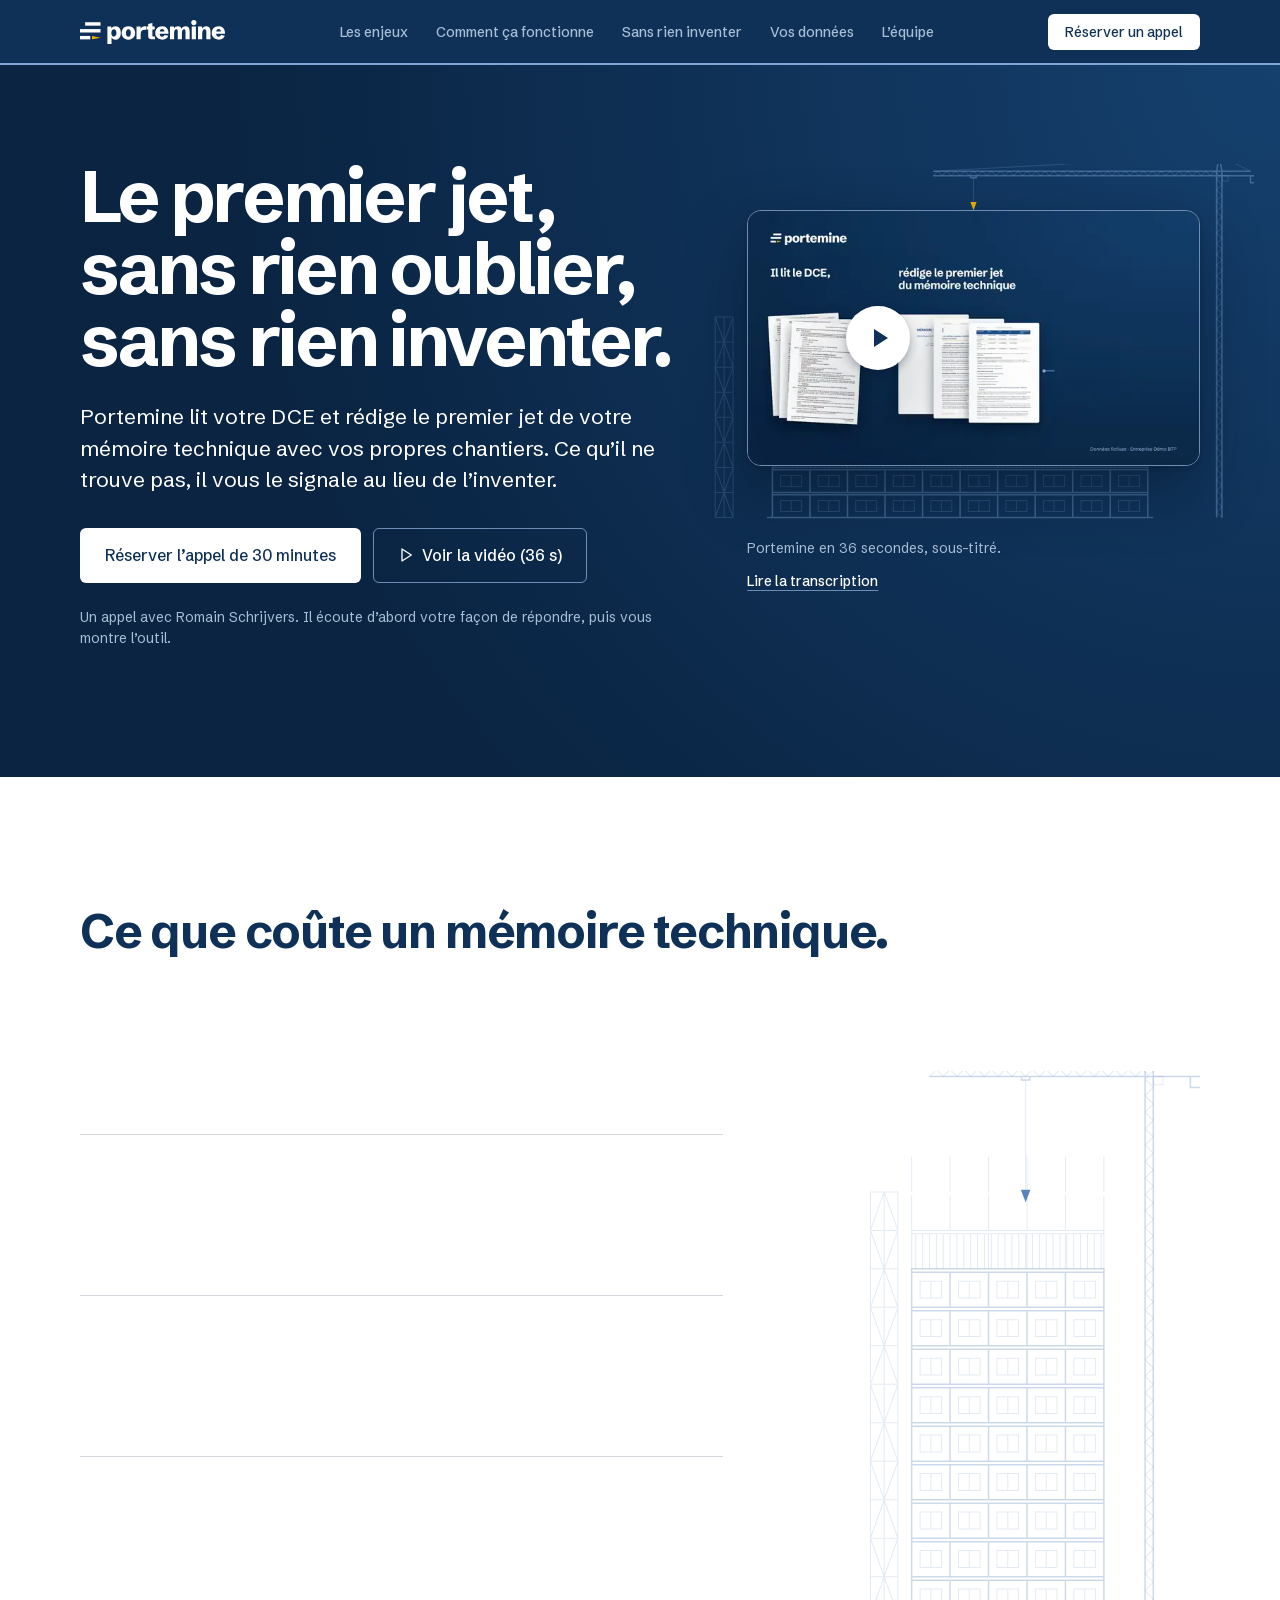
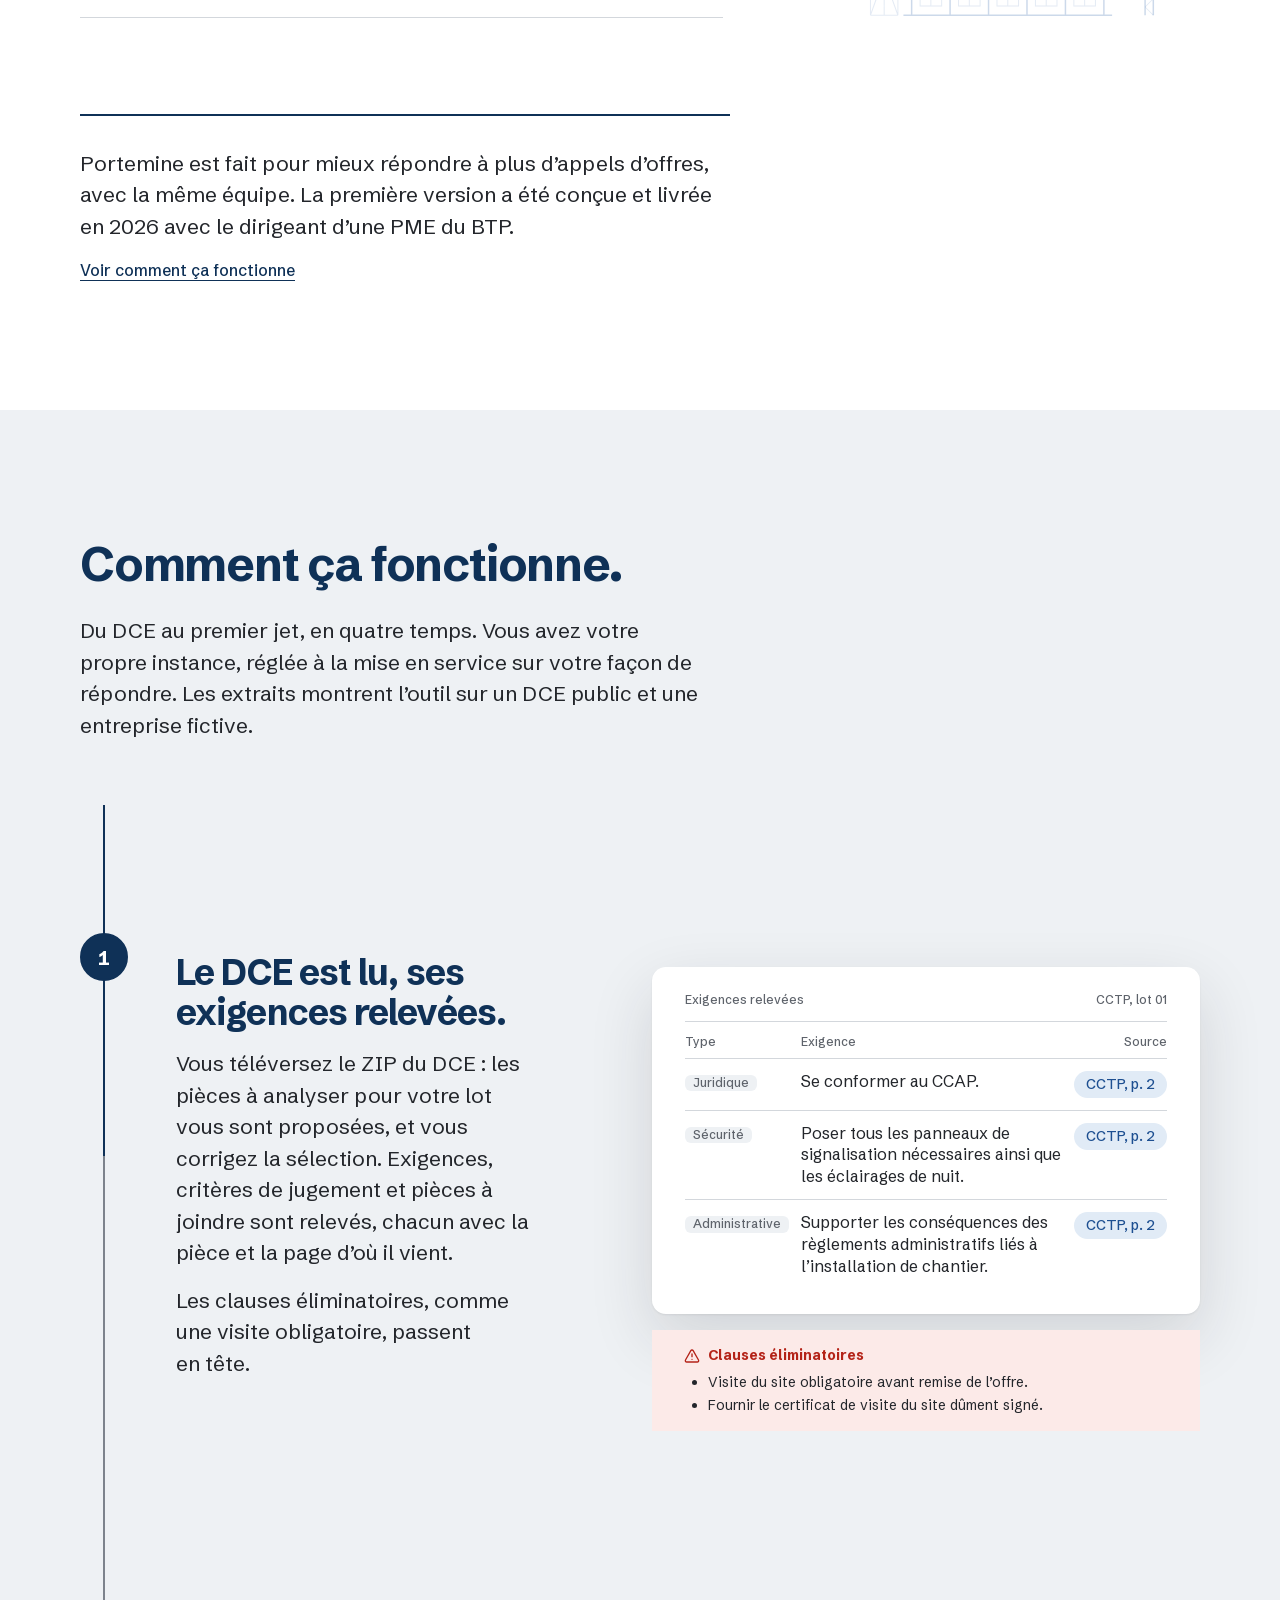
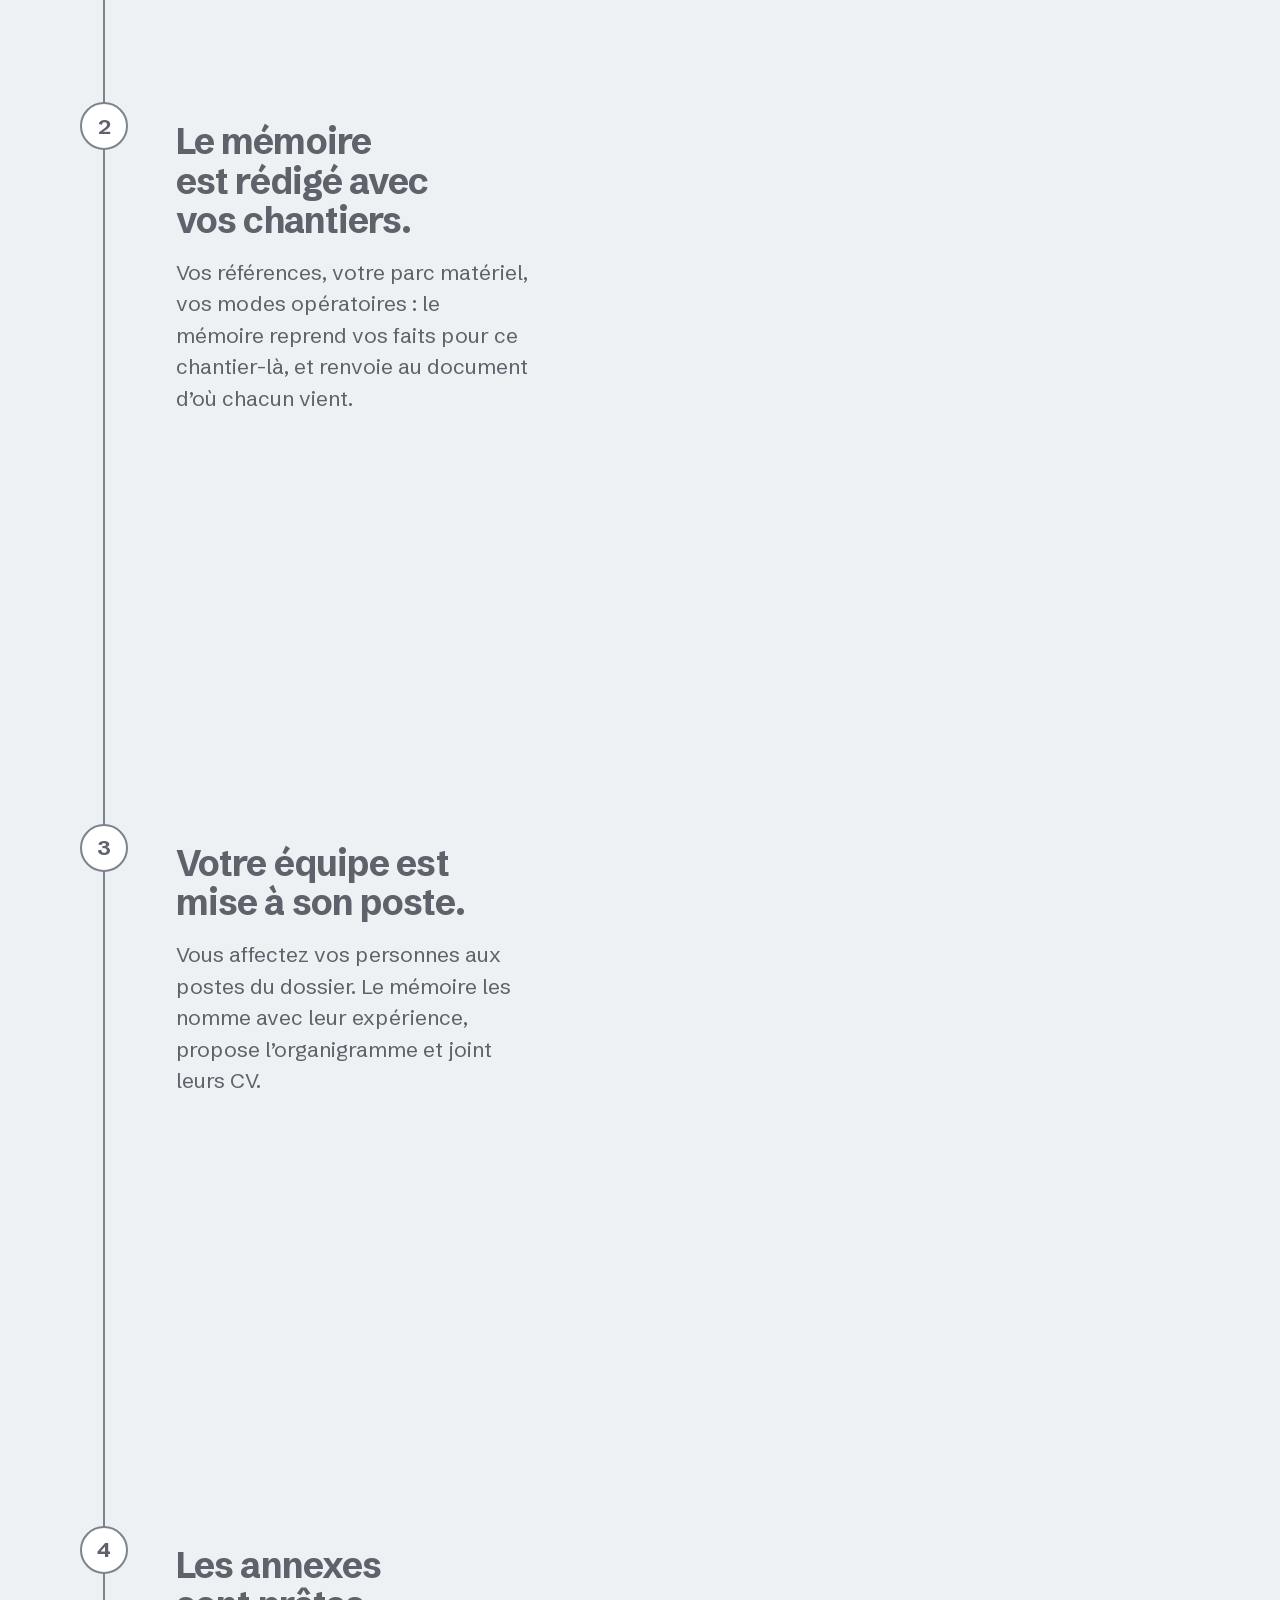
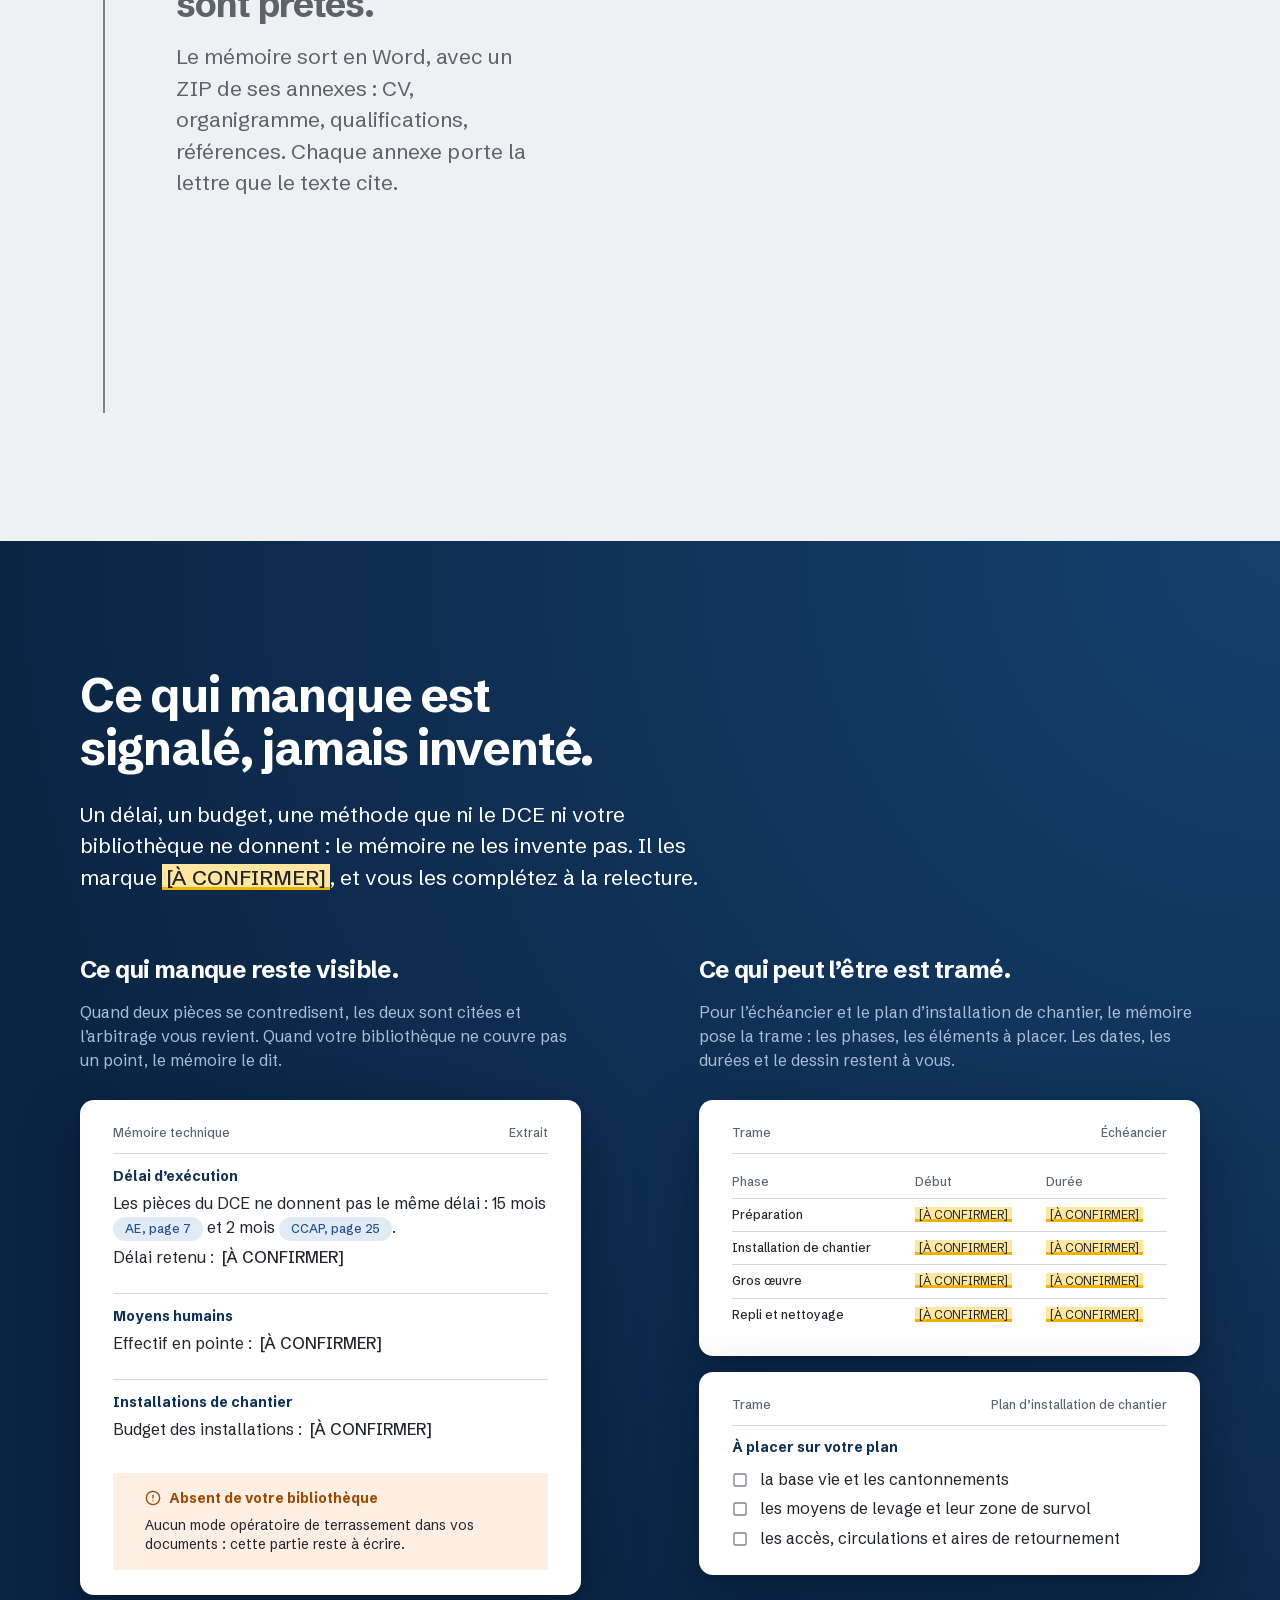
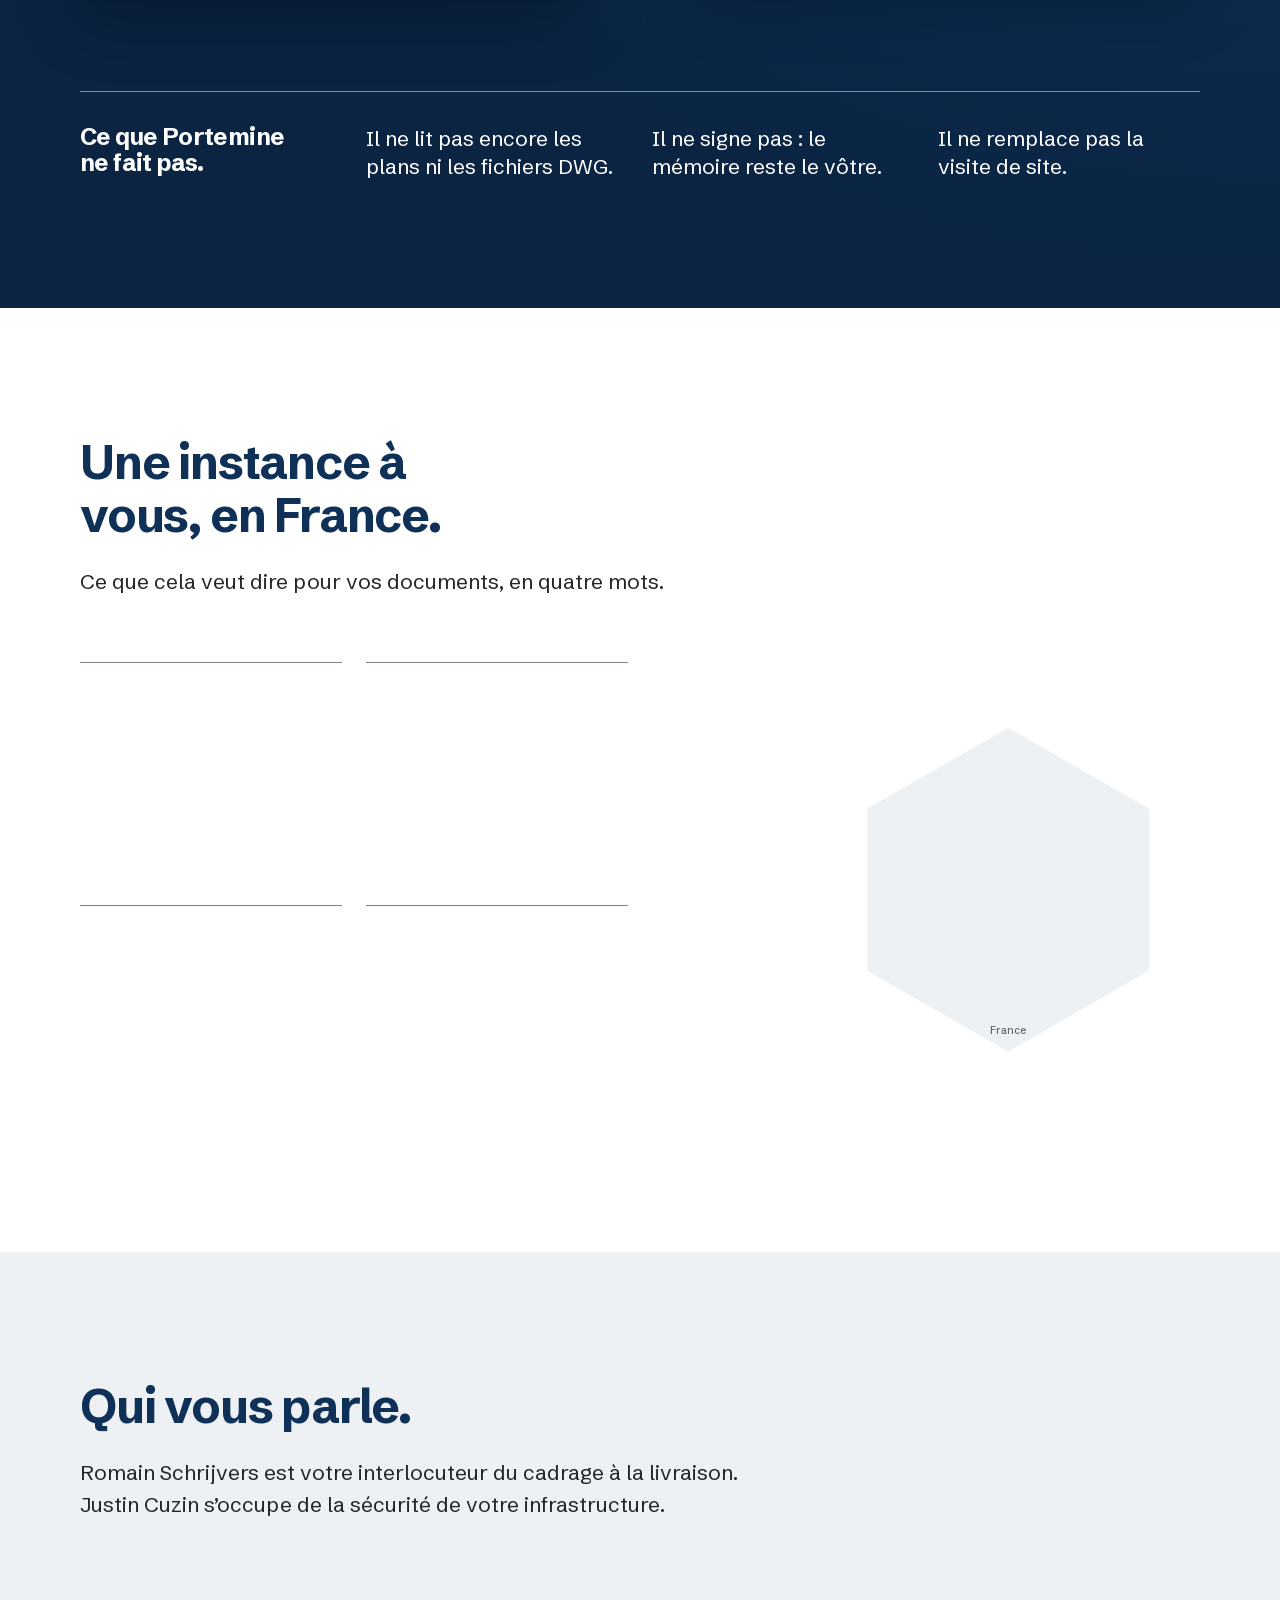
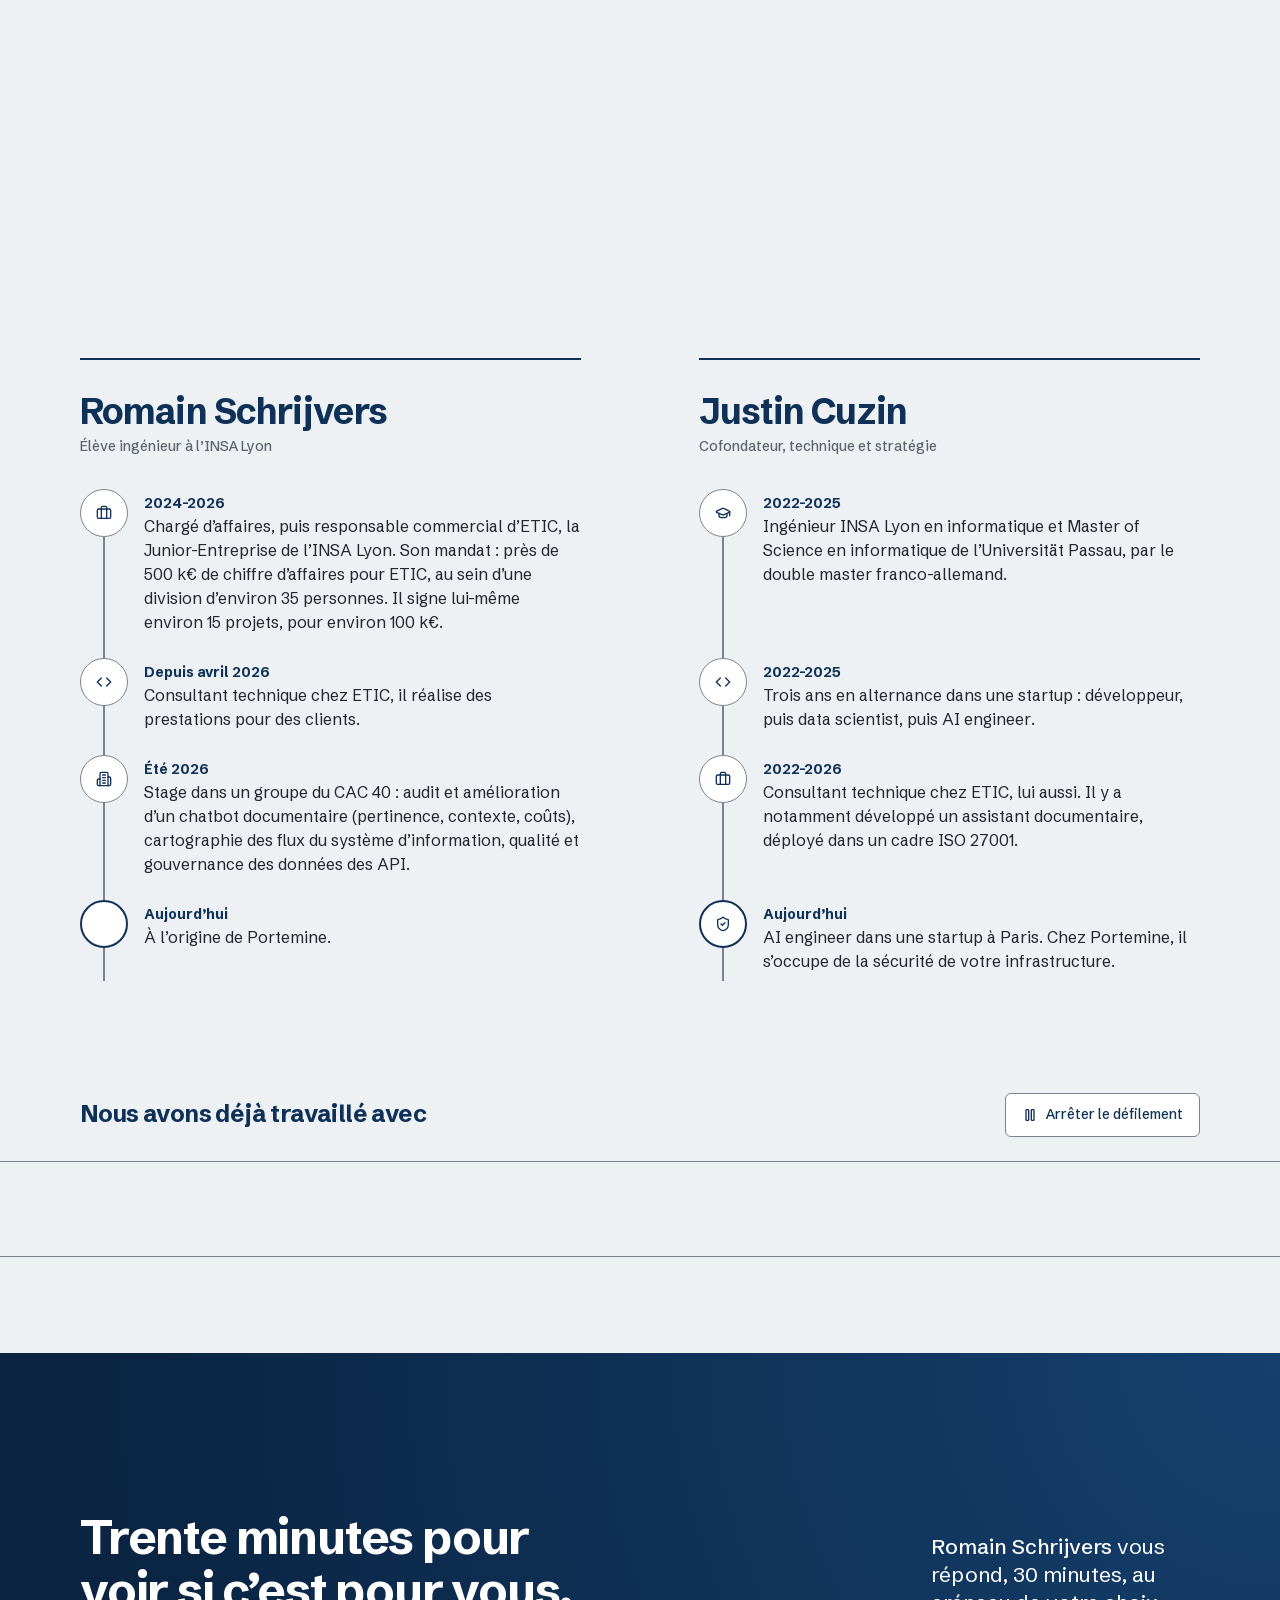
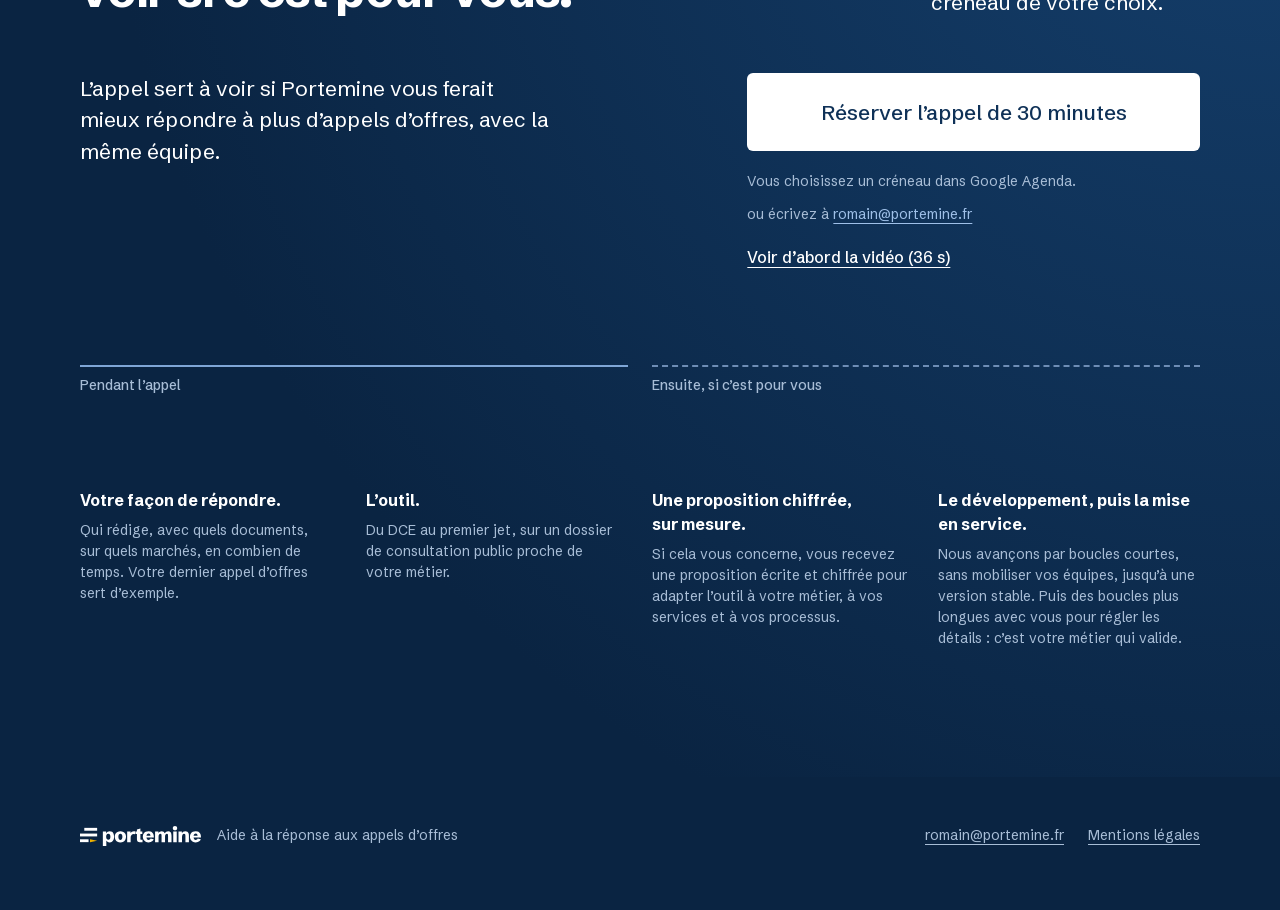
<file: index.html>
<!doctype html>
<html lang="fr" data-theme="clair">
<head>
<meta charset="utf-8">
<meta http-equiv="Content-Security-Policy" content="default-src 'none'; script-src 'self' 'sha256-tzh0nXI8xOKnac8xietLDS1kg2vFy1zIZu2PQZ5KtAA='; style-src 'self'; img-src 'self'; font-src 'self'; connect-src 'self'; media-src 'self'; base-uri 'none'; form-action 'none'">
<meta name="referrer" content="strict-origin-when-cross-origin">
<script>(function(){var r=document.documentElement;if(matchMedia("(prefers-reduced-motion: reduce)").matches)return;r.classList.add("anime");setTimeout(function(){if(!r.classList.contains("js-pret"))r.classList.remove("anime")},3000)})();</script>
<meta name="viewport" content="width=device-width, initial-scale=1, viewport-fit=cover">
<title>Portemine · Le premier jet de votre mémoire technique</title>
<meta name="description" content="Aide à la réponse aux appels d’offres&nbsp;: Portemine lit votre DCE, rédige le premier jet de votre mémoire technique et signale ce qui manque.">
<link rel="canonical" href="https://portemine.fr/">
<meta name="robots" content="index, follow, max-image-preview:large">
<meta property="og:type" content="website">
<meta property="og:site_name" content="Portemine">
<meta property="og:locale" content="fr_FR">
<meta property="og:url" content="https://portemine.fr/">
<meta property="og:title" content="Portemine · Le premier jet, sans rien oublier, sans rien inventer.">
<meta property="og:description" content="Aide à la réponse aux appels d’offres. Portemine lit votre DCE et rédige le premier jet de votre mémoire technique avec vos propres chantiers.">
<meta property="og:image" content="https://portemine.fr/media/partage.png">
<meta property="og:image:type" content="image/png">
<meta property="og:image:width" content="1200">
<meta property="og:image:height" content="630">
<meta property="og:image:alt" content="Portemine. Le premier jet, sans rien oublier, sans rien inventer. Aide à la réponse aux appels d’offres.">
<meta name="twitter:card" content="summary_large_image">
<meta name="twitter:title" content="Portemine · Le premier jet, sans rien oublier, sans rien inventer.">
<meta name="twitter:description" content="Aide à la réponse aux appels d’offres. Portemine lit votre DCE et rédige le premier jet de votre mémoire technique avec vos propres chantiers.">
<meta name="twitter:image" content="https://portemine.fr/media/partage.png">
<meta name="twitter:image:alt" content="Portemine. Le premier jet, sans rien oublier, sans rien inventer. Aide à la réponse aux appels d’offres.">
<meta name="theme-color" content="#0F3157">
<link rel="icon" href="/favicon.ico" sizes="any">
<link rel="icon" href="/favicon.svg" type="image/svg+xml">
<link rel="apple-touch-icon" href="/apple-touch-icon.png">
<link rel="preload" href="/polices/schibsted-grotesk-variable.woff2" as="font" type="font/woff2" crossorigin>
<link rel="stylesheet" href="/site.7e7a7c1d.css">
<script type="application/ld+json">{"@context":"https://schema.org","@graph":[{"@type":"WebSite","@id":"https://portemine.fr/#site","url":"https://portemine.fr/","name":"Portemine","inLanguage":"fr-FR","publisher":{"@id":"https://portemine.fr/#romain"}},{"@type":"WebPage","@id":"https://portemine.fr/#page","url":"https://portemine.fr/","name":"Portemine · Le premier jet de votre mémoire technique","description":"Aide à la réponse aux appels d’offres : Portemine lit votre DCE, rédige le premier jet de votre mémoire technique et signale ce qui manque.","inLanguage":"fr-FR","isPartOf":{"@id":"https://portemine.fr/#site"},"about":{"@id":"https://portemine.fr/#service"},"primaryImageOfPage":{"@id":"https://portemine.fr/#partage"},"dateModified":"2026-10-29"},{"@type":"ImageObject","@id":"https://portemine.fr/#partage","url":"https://portemine.fr/media/partage.png","width":1200,"height":630,"caption":"Portemine. Le premier jet, sans rien oublier, sans rien inventer. Aide à la réponse aux appels d’offres."},{"@type":"Brand","@id":"https://portemine.fr/#marque","name":"Portemine","slogan":"Le premier jet, sans rien oublier, sans rien inventer.","logo":"https://portemine.fr/logo/logo-horizontal-clair.svg"},{"@type":"Service","@id":"https://portemine.fr/#service","name":"Portemine","serviceType":"Aide à la réponse aux appels d’offres","description":"Portemine lit votre DCE et rédige le premier jet de votre mémoire technique avec vos propres chantiers. Ce qu’il ne trouve pas, il vous le signale au lieu de l’inventer.","url":"https://portemine.fr/","brand":{"@id":"https://portemine.fr/#marque"},"provider":{"@id":"https://portemine.fr/#romain"}},{"@type":"Person","@id":"https://portemine.fr/#romain","name":"Romain Schrijvers","description":"Élève ingénieur à l’INSA Lyon, à l’origine de Portemine. Votre interlocuteur, du cadrage à la livraison.","image":"https://portemine.fr/media/romain.webp","email":"romain@portemine.fr","affiliation":{"@type":"CollegeOrUniversity","name":"INSA Lyon"}}]}</script>
<script src="/site.0c007138.js" defer></script>
</head>
<body>
<a class="evitement" href="#contenu">Aller au contenu</a>
<header class="barre" data-theme="marque">
  <div class="page barre-dedans">
    <a class="marque-lien" href="#haut" aria-label="Portemine, haut de page"><picture><source media="(forced-colors: active) and (prefers-color-scheme: light)" srcset="logo/logo-horizontal-clair.svg"><img src="logo/logo-horizontal-fonce.svg" alt="Portemine" width="132" height="24"></picture></a>
    <nav class="etapes" aria-label="Parcours de la page">
      <ul>
        <li><a href="#enjeux">Les enjeux</a></li>
        <li><a href="#fonctionnement">Comment ça fonctionne</a></li>
        <li><a href="#sans-inventer">Sans rien inventer</a></li>
        <li><a href="#vos-documents">Vos données</a></li>
        <li><a href="#equipe">L’équipe</a></li>
      </ul>
    </nav>
    <a class="bouton principal petit" href="https://calendar.app.google/WHWJzX2LEHFPZG3t5">Réserver un appel</a>
  </div>
  <div class="avancement" aria-hidden="true"></div>
</header>
<main id="contenu">
  <section class="ouverture" id="haut" aria-labelledby="t-titre" data-theme="marque">
    <div class="page ouverture-grille">
      <div class="ouverture-texte">
        <h1 id="t-titre"><span>Le premier jet,</span> <span>sans rien oublier,</span> <span>sans rien inventer.</span></h1>
        <p class="chapeau">Portemine lit votre DCE et rédige le premier jet de votre mémoire technique avec vos propres chantiers. Ce qu’il ne trouve pas, il vous le signale au lieu de l’inventer.</p>
        <div class="actions">
          <a class="bouton principal" href="https://calendar.app.google/WHWJzX2LEHFPZG3t5">Réserver l’appel de 30&nbsp;minutes</a>
          <a class="bouton second" href="media/teaser.mp4" data-ouvre="video"><svg class="icone" viewBox="0 0 24 24" aria-hidden="true"><polygon points="6 3 20 12 6 21 6 3"/></svg>Voir la vidéo (36&nbsp;s)</a>
        </div>
        <p class="note">Un appel avec Romain Schrijvers. Il écoute d’abord votre façon de répondre, puis vous montre l’outil.</p>
      </div>
      <figure class="vignette">
        <div class="vignette-scene">
          <img class="dessin" src="dessins/ouverture.svg" alt="" width="1260" height="800" decoding="async">
          <a class="vignette-lien" href="media/teaser.mp4" data-ouvre="video" aria-label="Voir la vidéo de présentation, 36 secondes">
            <img src="media/teaser-vignette.webp" width="640" height="360" alt="" decoding="async" fetchpriority="high">
            <span class="lecture" aria-hidden="true"><svg class="icone" viewBox="0 0 24 24"><polygon points="6 3 20 12 6 21 6 3"/></svg></span>
          </a>
        </div>
        <figcaption><span>Portemine en 36&nbsp;secondes, sous-titré.</span>
          <details class="transcription">
            <summary>Lire la transcription</summary>
            <p>Chaque mémoire mobilise vos chargés d’études pendant des jours. Une pièce oubliée, et l’offre est écartée. Faute de temps, des appels d’offres passent sans réponse. Sur les gros marchés, le mémoire fait souvent la note.</p>
            <p>Voici Portemine. Il lit le DCE de l’appel d’offres et rédige le premier jet de votre mémoire technique. Sans rien oublier, sans rien inventer. Pour mieux répondre à plus d’appels d’offres, avec la même équipe.</p>
          </details>
        </figcaption>
      </figure>
    </div>
  </section>
  <section class="partie enjeux" id="enjeux" aria-labelledby="t-enjeux">
    <div class="page">
      <h2 id="t-enjeux">Ce que coûte un mémoire technique.</h2>
      <div class="enjeux-grille">
        <ul class="constats">
          <li data-ecrit>
            <span class="pastille-icone" aria-hidden="true"><svg class="icone" viewBox="0 0 24 24"><circle pathLength="1" cx="12" cy="12" r="10"/><path pathLength="1" d="M12 6v6l4 2"/></svg></span>
            <p class="constat">Chaque mémoire mobilise vos chargés d’études pendant des jours.</p>
          </li>
          <li data-ecrit>
            <span class="pastille-icone" aria-hidden="true"><svg class="icone" viewBox="0 0 24 24"><path pathLength="1" d="M15 2H6a2 2 0 0 0-2 2v16a2 2 0 0 0 2 2h12a2 2 0 0 0 2-2V7Z"/><path pathLength="1" d="M14 2v4a2 2 0 0 0 2 2h4"/><path pathLength="1" d="m14.5 12.5-5 5"/><path pathLength="1" d="m9.5 12.5 5 5"/></svg></span>
            <p class="constat">Une pièce oubliée, et l’offre est écartée.</p>
          </li>
          <li data-ecrit>
            <span class="pastille-icone" aria-hidden="true"><svg class="icone" viewBox="0 0 24 24"><path pathLength="1" d="M8 2v4"/><path pathLength="1" d="M16 2v4"/><rect pathLength="1" width="18" height="18" x="3" y="4" rx="2"/><path pathLength="1" d="M3 10h18"/><path pathLength="1" d="m14 14-4 4"/><path pathLength="1" d="m10 14 4 4"/></svg></span>
            <p class="constat">Faute de temps, des appels d’offres passent sans réponse.</p>
          </li>
          <li data-ecrit>
            <span class="pastille-icone" aria-hidden="true"><svg class="icone" viewBox="0 0 24 24"><path pathLength="1" d="m16 16 3-8 3 8c-.87.65-1.92 1-3 1s-2.13-.35-3-1Z"/><path pathLength="1" d="m2 16 3-8 3 8c-.87.65-1.92 1-3 1s-2.13-.35-3-1Z"/><path pathLength="1" d="M7 21h10"/><path pathLength="1" d="M12 3v18"/><path pathLength="1" d="M3 7h2c2 0 5-1 7-2 2 1 5 2 7 2h2"/></svg></span>
            <p class="constat">Sur les gros marchés, le mémoire fait souvent la note.</p>
          </li>
        </ul>
        <div class="chantier-montant" aria-hidden="true"><img src="dessins/enjeux.svg" alt="" width="520" height="800" loading="lazy" decoding="async"></div>
      </div>
      <div class="reponse">
        <p>Portemine est fait pour mieux répondre à plus d’appels d’offres, avec la même équipe. La première version a été conçue et livrée en 2026 avec le dirigeant d’une PME du BTP.</p>
        <a class="lien-suite" href="#fonctionnement">Voir comment ça fonctionne</a>
      </div>
    </div>
  </section>
  <section class="partie fonctionnement" id="fonctionnement" aria-labelledby="t-fonctionnement">
    <div class="page">
      <div class="partie-tete">
        <h2 id="t-fonctionnement">Comment ça fonctionne.</h2>
        <p class="chapeau">Du DCE au premier jet, en quatre temps. Vous avez votre propre instance, réglée à la mise en service sur votre façon de répondre. Les extraits montrent l’outil sur un DCE public et une entreprise fictive.</p>
      </div>
      <div class="recit" data-recit>
        <div class="recit-rail" aria-hidden="true"><span class="recit-progres"></span></div>
        <div class="temps" data-temps="1">
          <div class="temps-texte">
            <p class="temps-n" aria-hidden="true">1</p>
            <h3>Le DCE est lu, ses exigences relevées.</h3>
            <p>Vous téléversez le ZIP du DCE&nbsp;: les pièces à analyser pour votre lot vous sont proposées, et vous corrigez la sélection. Exigences, critères de jugement et pièces à joindre sont relevés, chacun avec la pièce et la page d’où il vient.</p>
            <p>Les clauses éliminatoires, comme une visite obligatoire, passent en tête.</p>
          </div>
          <div class="temps-produit">
            <div class="feuille">
              <p class="feuille-tete"><span>Exigences relevées</span><span>CCTP,&nbsp;lot&nbsp;01</span></p>
              <table class="exigences">
                <thead><tr><th scope="col">Type</th><th scope="col">Exigence</th><th scope="col">Source</th></tr></thead>
                <tbody>
                  <tr><td><span class="type">Juridique</span></td><td>Se conformer au CCAP.</td><td><span class="puce">CCTP,&nbsp;p.&nbsp;2</span></td></tr>
                  <tr><td><span class="type">Sécurité</span></td><td>Poser tous les panneaux de signalisation nécessaires ainsi que les éclairages de nuit.</td><td><span class="puce">CCTP,&nbsp;p.&nbsp;2</span></td></tr>
                  <tr><td><span class="type">Administrative</span></td><td>Supporter les conséquences des règlements administratifs liés à l’installation de chantier.</td><td><span class="puce">CCTP,&nbsp;p.&nbsp;2</span></td></tr>
                </tbody>
              </table>
            </div>
            <div class="etat critique">
              <p class="etat-mot"><svg class="icone" viewBox="0 0 24 24" aria-hidden="true"><path d="m21.73 18-8-14a2 2 0 0 0-3.48 0l-8 14A2 2 0 0 0 4 21h16a2 2 0 0 0 1.73-3"/><path d="M12 9v4"/><path d="M12 17h.01"/></svg>Clauses éliminatoires</p>
              <ul>
                <li>Visite du site obligatoire avant remise de l’offre.</li>
                <li>Fournir le certificat de visite du site dûment signé.</li>
              </ul>
            </div>
          </div>
        </div>
        <div class="temps" data-temps="2">
          <div class="temps-texte">
            <p class="temps-n" aria-hidden="true">2</p>
            <h3>Le mémoire est rédigé avec vos chantiers.</h3>
            <p>Vos références, votre parc matériel, vos modes opératoires&nbsp;: le mémoire reprend vos faits pour ce chantier-là, et renvoie au document d’où chacun vient.</p>
          </div>
          <div class="temps-produit">
            <div class="feuille">
              <p class="feuille-tete"><span>Votre bibliothèque</span><span>Entreprise fictive</span></p>
              <ul class="fichiers">
                <li><svg class="icone" viewBox="0 0 24 24" aria-hidden="true"><path d="M15 2H6a2 2 0 0 0-2 2v16a2 2 0 0 0 2 2h12a2 2 0 0 0 2-2V7Z"/><path d="M14 2v4a2 2 0 0 0 2 2h4"/><path d="M16 13H8"/><path d="M16 17H8"/></svg>Présentation de l’entreprise</li>
                <li><svg class="icone" viewBox="0 0 24 24" aria-hidden="true"><path d="M15 2H6a2 2 0 0 0-2 2v16a2 2 0 0 0 2 2h12a2 2 0 0 0 2-2V7Z"/><path d="M14 2v4a2 2 0 0 0 2 2h4"/><path d="M16 13H8"/><path d="M16 17H8"/></svg>Référence, école</li>
                <li class="choisi"><svg class="icone" viewBox="0 0 24 24" aria-hidden="true"><path d="M15 2H6a2 2 0 0 0-2 2v16a2 2 0 0 0 2 2h12a2 2 0 0 0 2-2V7Z"/><path d="M14 2v4a2 2 0 0 0 2 2h4"/><path d="M16 13H8"/><path d="M16 17H8"/></svg>Parc matériel</li>
                <li><svg class="icone" viewBox="0 0 24 24" aria-hidden="true"><path d="M15 2H6a2 2 0 0 0-2 2v16a2 2 0 0 0 2 2h12a2 2 0 0 0 2-2V7Z"/><path d="M14 2v4a2 2 0 0 0 2 2h4"/><path d="M16 13H8"/><path d="M16 17H8"/></svg>Encadrement type</li>
              </ul>
            </div>
            <div class="feuille extrait">
              <p class="feuille-tete"><span>Mémoire technique</span><span>Engins et matériel</span></p>
              <p>Une grue mobile de 35&nbsp;tonnes est prévue pour les levées ponctuelles de préfabriqués.</p>
              <p><span class="puce">Source&nbsp;: parc matériel</span></p>
            </div>
          </div>
        </div>
        <div class="temps" data-temps="3">
          <div class="temps-texte">
            <p class="temps-n" aria-hidden="true">3</p>
            <h3>Votre équipe est mise à son poste.</h3>
            <p>Vous affectez vos personnes aux postes du dossier. Le mémoire les nomme avec leur expérience, propose l’organigramme et joint leurs CV.</p>
          </div>
          <div class="temps-produit equipe-produit">
            <div class="feuille">
              <p class="feuille-tete"><span>Affectations</span><span>Enregistrées</span></p>
              <ul class="affectations">
                <li><span class="poste">Conducteur de travaux</span><span class="nom-personne">Camille Exemple <span class="fictif">(fictif)</span></span></li>
                <li><span class="poste">Chef de chantier</span><span class="nom-personne">Julien Modèle <span class="fictif">(fictif)</span></span></li>
                <li><span class="poste">Responsable QSE</span><span class="nom-personne">Sophie Témoin <span class="fictif">(fictive)</span></span></li>
              </ul>
            </div>
            <div class="feuille">
              <p class="feuille-tete"><span>Organigramme</span><span>Proposé</span></p>
              <ul class="arbre">
                <li><p class="noeud"><b>Camille Exemple</b> <span>Conducteur de travaux</span></p>
                  <ul>
                    <li><p class="noeud"><b>Julien Modèle</b> <span>Chef de chantier</span></p></li>
                    <li><p class="noeud"><b>Sophie Témoin</b> <span>Responsable QSE</span></p></li>
                  </ul>
                </li>
              </ul>
            </div>
            <div class="feuille extrait">
              <p class="feuille-tete"><span>Mémoire technique</span><span>Extrait</span></p>
              <p>Le conducteur de travaux <b>Camille Exemple</b>, 14&nbsp;ans d’expérience dont 9 en gros œuvre de bâtiments publics, assure le pilotage global et l’interface avec la maîtrise d’œuvre.</p>
              <p><span class="puce">CV joint en annexe&nbsp;A</span></p>
            </div>
          </div>
        </div>
        <div class="temps" data-temps="4">
          <div class="temps-texte">
            <p class="temps-n" aria-hidden="true">4</p>
            <h3>Les annexes sont prêtes.</h3>
            <p>Le mémoire sort en Word, avec un ZIP de ses annexes&nbsp;: CV, organigramme, qualifications, références. Chaque annexe porte la lettre que le texte cite.</p>
          </div>
          <div class="temps-produit livrables">
            <div class="feuille document">
              <p class="fichier-tete"><svg class="icone" viewBox="0 0 24 24" aria-hidden="true"><path d="M15 2H6a2 2 0 0 0-2 2v16a2 2 0 0 0 2 2h12a2 2 0 0 0 2-2V7Z"/><path d="M14 2v4a2 2 0 0 0 2 2h4"/><path d="M16 13H8"/><path d="M16 17H8"/></svg><span>Mémoire technique.docx</span></p>
              <p class="document-titre">3.2 Encadrement du chantier</p>
              <div class="lignes" aria-hidden="true"><i></i><i></i><i></i></div>
              <p>Le CV de Camille Exemple, conducteur de travaux, est joint en <span class="puce">annexe&nbsp;A</span>.</p>
              <div class="lignes" aria-hidden="true"><i></i><i></i></div>
            </div>
            <div class="feuille archive">
              <p class="fichier-tete"><svg class="icone" viewBox="0 0 24 24" aria-hidden="true"><path d="M10 12v-1"/><path d="M10 18v-2"/><path d="M10 7V6"/><path d="M14 2v4a2 2 0 0 0 2 2h4"/><path d="M15.5 22H18a2 2 0 0 0 2-2V7l-5-5H6a2 2 0 0 0-2 2v16a2 2 0 0 0 .274 1.01"/><circle cx="10" cy="20" r="2"/></svg><span>Annexes.zip</span><span class="archive-compte">6&nbsp;fichiers</span></p>
              <ol class="tuiles">
                <li><b>A</b><span class="tuile-nom">CV, Camille Exemple</span><span class="tuile-ext">pdf</span></li>
                <li><b>B</b><span class="tuile-nom">CV, Julien Modèle</span><span class="tuile-ext">pdf</span></li>
                <li><b>C</b><span class="tuile-nom">Organigramme</span><span class="tuile-ext">docx</span></li>
                <li><b>D</b><span class="tuile-nom">Qualifications</span><span class="tuile-ext">pdf</span></li>
                <li><b>E</b><span class="tuile-nom">Référence, école</span><span class="tuile-ext">pdf</span></li>
                <li><b>F</b><span class="tuile-nom">Référence, médiathèque</span><span class="tuile-ext">pdf</span></li>
              </ol>
            </div>
          </div>
        </div>
      </div>
    </div>
  </section>
  <section class="partie sans-inventer" id="sans-inventer" aria-labelledby="t-sans-inventer" data-theme="marque">
    <div class="page">
      <div class="partie-tete">
        <h2 id="t-sans-inventer">Ce qui manque est signalé, jamais inventé.</h2>
        <p class="chapeau">Un délai, un budget, une méthode que ni le DCE ni votre bibliothèque ne donnent&nbsp;: le mémoire ne les invente pas. Il les marque <span class="a-confirmer">[À&nbsp;CONFIRMER]</span>, et vous les complétez à la relecture.</p>
      </div>
      <div class="preuves">
        <div class="preuve">
          <h3>Ce qui manque reste visible.</h3>
          <p>Quand deux pièces se contredisent, les deux sont citées et l’arbitrage vous revient. Quand votre bibliothèque ne couvre pas un point, le mémoire le dit.</p>
          <div class="feuille manques" data-theme="clair" data-surligne>
            <p class="feuille-tete"><span>Mémoire technique</span><span>Extrait</span></p>
            <div class="manque">
              <p class="rubrique">Délai d’exécution</p>
              <p>Les pièces du DCE ne donnent pas le même délai&nbsp;: 15&nbsp;mois <span class="puce">AE,&nbsp;page&nbsp;7</span> et 2&nbsp;mois <span class="puce">CCAP,&nbsp;page&nbsp;25</span>.</p>
              <p>Délai retenu&nbsp;: <span class="a-confirmer surligne">[À&nbsp;CONFIRMER]</span></p>
            </div>
            <div class="manque">
              <p class="rubrique">Moyens humains</p>
              <p>Effectif en pointe&nbsp;: <span class="a-confirmer surligne">[À&nbsp;CONFIRMER]</span></p>
            </div>
            <div class="manque">
              <p class="rubrique">Installations de chantier</p>
              <p>Budget des installations&nbsp;: <span class="a-confirmer surligne">[À&nbsp;CONFIRMER]</span></p>
            </div>
            <div class="etat attention">
              <p class="etat-mot"><svg class="icone" viewBox="0 0 24 24" aria-hidden="true"><circle cx="12" cy="12" r="10"/><path d="M12 8v4"/><path d="M12 16h.01"/></svg>Absent de votre bibliothèque</p>
              <p>Aucun mode opératoire de terrassement dans vos documents&nbsp;: cette partie reste à écrire.</p>
            </div>
          </div>
        </div>
        <div class="preuve">
          <h3>Ce qui peut l’être est tramé.</h3>
          <p>Pour l’échéancier et le plan d’installation de chantier, le mémoire pose la trame&nbsp;: les phases, les éléments à placer. Les dates, les durées et le dessin restent à vous.</p>
          <div class="feuille" data-theme="clair">
            <p class="feuille-tete"><span>Trame</span><span>Échéancier</span></p>
            <table class="planning">
              <thead><tr><th scope="col">Phase</th><th scope="col">Début</th><th scope="col">Durée</th></tr></thead>
              <tbody>
                <tr><th scope="row">Préparation</th><td><span class="a-confirmer">[À&nbsp;CONFIRMER]</span></td><td><span class="a-confirmer">[À&nbsp;CONFIRMER]</span></td></tr>
                <tr><th scope="row">Installation de chantier</th><td><span class="a-confirmer">[À&nbsp;CONFIRMER]</span></td><td><span class="a-confirmer">[À&nbsp;CONFIRMER]</span></td></tr>
                <tr><th scope="row">Gros œuvre</th><td><span class="a-confirmer">[À&nbsp;CONFIRMER]</span></td><td><span class="a-confirmer">[À&nbsp;CONFIRMER]</span></td></tr>
                <tr><th scope="row">Repli et nettoyage</th><td><span class="a-confirmer">[À&nbsp;CONFIRMER]</span></td><td><span class="a-confirmer">[À&nbsp;CONFIRMER]</span></td></tr>
              </tbody>
            </table>
          </div>
          <div class="feuille" data-theme="clair">
            <p class="feuille-tete"><span>Trame</span><span>Plan d’installation de chantier</span></p>
            <p class="feuille-titre">À placer sur votre plan</p>
            <ul class="charge">
              <li><svg class="icone" viewBox="0 0 24 24" aria-hidden="true"><rect width="18" height="18" x="3" y="3" rx="2"/></svg>la base vie et les cantonnements</li>
              <li><svg class="icone" viewBox="0 0 24 24" aria-hidden="true"><rect width="18" height="18" x="3" y="3" rx="2"/></svg>les moyens de levage et leur zone de survol</li>
              <li><svg class="icone" viewBox="0 0 24 24" aria-hidden="true"><rect width="18" height="18" x="3" y="3" rx="2"/></svg>les accès, circulations et aires de retournement</li>
            </ul>
          </div>
        </div>
      </div>
      <div class="limites-bloc">
        <h3>Ce que Portemine ne fait pas.</h3>
        <ul class="limites">
          <li>Il ne lit pas encore les plans ni les fichiers DWG.</li>
          <li>Il ne signe pas&nbsp;: le mémoire reste le vôtre.</li>
          <li>Il ne remplace pas la visite de site.</li>
        </ul>
      </div>
    </div>
  </section>
  <section class="partie vos-documents" id="vos-documents" aria-labelledby="t-vos-documents">
    <div class="page">
      <div class="partie-tete">
        <h2 id="t-vos-documents">Une instance à vous, en France.</h2>
        <p class="chapeau">Ce que cela veut dire pour vos documents, en quatre mots.</p>
      </div>
      <div class="donnees-grille">
      <ul class="garanties">
        <li data-ecrit>
          <span class="pastille-icone" aria-hidden="true"><svg class="icone" viewBox="0 0 24 24"><path pathLength="1" d="M20 10c0 4.993-5.539 10.193-7.399 11.799a1 1 0 0 1-1.202 0C9.539 20.193 4 14.993 4 10a8 8 0 0 1 16 0"/><circle pathLength="1" cx="12" cy="10" r="3"/></svg></span>
          <p class="garantie-mot">En France</p>
          <p>Votre instance est hébergée chez OVHcloud, en France.</p>
        </li>
        <li data-ecrit>
          <span class="pastille-icone" aria-hidden="true"><svg class="icone" viewBox="0 0 24 24"><rect pathLength="1" width="18" height="11" x="3" y="11" rx="2" ry="2"/><path pathLength="1" d="M7 11V7a5 5 0 0 1 10 0v4"/></svg></span>
          <p class="garantie-mot">À vous seul</p>
          <p>Vos documents ne sont mélangés à ceux de personne.</p>
        </li>
        <li data-ecrit>
          <span class="pastille-icone" aria-hidden="true"><svg class="icone" viewBox="0 0 24 24"><rect pathLength="1" width="20" height="8" x="2" y="2" rx="2"/><rect pathLength="1" width="20" height="8" x="2" y="14" rx="2"/><path pathLength="1" d="M6 6h.01"/><path pathLength="1" d="M6 18h.01"/></svg></span>
          <p class="garantie-mot">Ou chez vous</p>
          <p>Installée sur vos propres serveurs, si vous le demandez.</p>
        </li>
        <li data-ecrit>
          <span class="pastille-icone" aria-hidden="true"><svg class="icone" viewBox="0 0 24 24"><path pathLength="1" d="M12 20h9"/><path pathLength="1" d="M16.376 3.622a1 1 0 0 1 3.002 3.002L7.368 18.635a2 2 0 0 1-.855.506l-2.872.838a.5.5 0 0 1-.62-.62l.838-2.872a2 2 0 0 1 .506-.854z"/></svg></span>
          <p class="garantie-mot">IA française, RGPD</p>
          <p>Le texte est rédigé avec Mistral, société installée à Paris et soumise au RGPD.</p>
        </li>
      </ul>
        <svg class="schema" viewBox="0 0 520 460" role="img" aria-labelledby="t-schema" data-schema>
          <title id="t-schema">Schéma : votre entreprise est reliée par une liaison verrouillée à votre instance, isolée et hébergée en France ; la rédaction se fait avec Mistral, à Paris, société soumise au RGPD.</title>
          <polygon class="hexagone trace" pathLength="1" points="300,40 462,133 462,319 300,412 138,319 138,133"/>
          <text class="schema-pays" x="300" y="392" text-anchor="middle">France</text>
          <path class="liaison trace" pathLength="1" d="M84 260H252"/>
          <path class="liaison trace" pathLength="1" d="M300 214V156"/>
          <rect class="isolement trace" pathLength="1" x="226" y="196" width="148" height="148" rx="12"/>
          <g class="noeud n1"><circle cx="52" cy="260" r="32"/><svg x="40" y="248" width="24" height="24" viewBox="0 0 24 24" class="schema-icone"><path d="M6 22V4a2 2 0 0 1 2-2h8a2 2 0 0 1 2 2v18Z"/><path d="M6 12H4a2 2 0 0 0-2 2v6a2 2 0 0 0 2 2h2"/><path d="M18 9h2a2 2 0 0 1 2 2v9a2 2 0 0 1-2 2h-2"/><path d="M10 6h4"/><path d="M10 10h4"/><path d="M10 14h4"/><path d="M10 18h4"/></svg>
            <text x="52" y="316" text-anchor="middle">Votre entreprise</text></g>
          <g class="noeud n2 verrou"><circle cx="190" cy="260" r="17"/><svg x="181" y="251" width="18" height="18" viewBox="0 0 24 24" class="schema-icone"><rect width="18" height="11" x="3" y="11" rx="2" ry="2"/><path d="M7 11V7a5 5 0 0 1 10 0v4"/></svg></g>
          <g class="noeud n3 principal"><circle cx="300" cy="250" r="36"/><svg x="286" y="236" width="28" height="28" viewBox="0 0 24 24" class="schema-icone"><rect width="20" height="8" x="2" y="2" rx="2"/><rect width="20" height="8" x="2" y="14" rx="2"/><path d="M6 6h.01"/><path d="M6 18h.01"/></svg>
            <text x="300" y="304" text-anchor="middle" class="fort">Votre instance</text><text x="300" y="304" dy="18" text-anchor="middle">OVHcloud</text></g>
          <g class="noeud n4"><circle cx="300" cy="128" r="28"/><svg x="289" y="117" width="22" height="22" viewBox="0 0 24 24" class="schema-icone"><path d="M12 20h9"/><path d="M16.376 3.622a1 1 0 0 1 3.002 3.002L7.368 18.635a2 2 0 0 1-.855.506l-2.872.838a.5.5 0 0 1-.62-.62l.838-2.872a2 2 0 0 1 .506-.854z"/></svg>
            <text x="260" y="112" text-anchor="end" class="fort">Rédaction</text><text x="260" y="112" dy="18" text-anchor="end">Mistral, Paris</text><text x="260" y="112" dy="36" text-anchor="end">soumise au RGPD</text></g>
        </svg>
      </div>
    </div>
  </section>
  <section class="partie equipe" id="equipe" aria-labelledby="t-equipe">
    <div class="page">
      <div class="partie-tete">
        <h2 id="t-equipe">Qui vous parle.</h2>
        <p class="chapeau">Romain Schrijvers est votre interlocuteur du cadrage à la livraison. Justin Cuzin s’occupe de la sécurité de votre infrastructure.</p>
      </div>
      <div class="personnes">
        <article class="personne" aria-labelledby="t-romain">
          <div class="portrait">
            <img class="dessin" src="dessins/portrait-romain.svg" alt="" width="640" height="480" loading="lazy" decoding="async">
            <picture>
              <source type="image/avif" srcset="media/romain-320.avif 320w, media/romain-480.avif 480w, media/romain-640.avif 640w" sizes="(min-width: 961px) 360px, 280px">
              <img src="media/romain-640.webp" srcset="media/romain-320.webp 320w, media/romain-480.webp 480w, media/romain-640.webp 640w" sizes="(min-width: 961px) 360px, 280px" width="640" height="640" loading="lazy" decoding="async" alt="Portrait de Romain Schrijvers">
            </picture>
          </div>
          <h3 id="t-romain">Romain Schrijvers</h3>
          <p class="role">Élève ingénieur à l’INSA Lyon</p>
          <ol class="jalons">
            <li><span class="jalon-icone" aria-hidden="true"><svg class="icone" viewBox="0 0 24 24"><path d="M16 20V4a2 2 0 0 0-2-2h-4a2 2 0 0 0-2 2v16"/><rect width="20" height="14" x="2" y="6" rx="2"/></svg></span><p class="quand">2024–2026</p><p>Chargé d’affaires, puis responsable commercial d’ETIC, la Junior-Entreprise de l’INSA Lyon. Son mandat&nbsp;: près de 500&nbsp;k€ de chiffre d’affaires pour ETIC, au sein d’une division d’environ 35&nbsp;personnes. Il signe lui-même environ 15&nbsp;projets, pour environ 100&nbsp;k€.</p></li>
            <li><span class="jalon-icone" aria-hidden="true"><svg class="icone" viewBox="0 0 24 24"><path d="m16 18 6-6-6-6"/><path d="m8 6-6 6 6 6"/></svg></span><p class="quand">Depuis avril 2026</p><p>Consultant technique chez ETIC, il réalise des prestations pour des clients.</p></li>
            <li><span class="jalon-icone" aria-hidden="true"><svg class="icone" viewBox="0 0 24 24"><path d="M6 22V4a2 2 0 0 1 2-2h8a2 2 0 0 1 2 2v18Z"/><path d="M6 12H4a2 2 0 0 0-2 2v6a2 2 0 0 0 2 2h2"/><path d="M18 9h2a2 2 0 0 1 2 2v9a2 2 0 0 1-2 2h-2"/><path d="M10 6h4"/><path d="M10 10h4"/><path d="M10 14h4"/><path d="M10 18h4"/></svg></span><p class="quand">Été 2026</p><p>Stage dans un groupe du CAC&nbsp;40&nbsp;: audit et amélioration d’un chatbot documentaire (pertinence, contexte, coûts), cartographie des flux du système d’information, qualité et gouvernance des données des API.</p></li>
            <li class="aujourdhui"><span class="jalon-icone" aria-hidden="true"><img src="logo/symbole-clair.svg" alt="" width="20" height="20" loading="lazy" decoding="async"></span><p class="quand">Aujourd’hui</p><p>À l’origine de Portemine.</p></li>
          </ol>
        </article>
        <article class="personne" aria-labelledby="t-justin">
          <div class="portrait">
            <img class="dessin" src="dessins/portrait-justin.svg" alt="" width="640" height="480" loading="lazy" decoding="async">
            <picture>
              <source type="image/avif" srcset="media/justin-320.avif 320w, media/justin-480.avif 480w, media/justin-640.avif 640w" sizes="(min-width: 961px) 360px, 280px">
              <img src="media/justin-640.webp" srcset="media/justin-320.webp 320w, media/justin-480.webp 480w, media/justin-640.webp 640w" sizes="(min-width: 961px) 360px, 280px" width="640" height="640" loading="lazy" decoding="async" alt="Portrait de Justin Cuzin">
            </picture>
          </div>
          <h3 id="t-justin">Justin Cuzin</h3>
          <p class="role">Cofondateur, technique et stratégie</p>
          <ol class="jalons">
            <li><span class="jalon-icone" aria-hidden="true"><svg class="icone" viewBox="0 0 24 24"><path d="M21.42 10.922a1 1 0 0 0-.019-1.838L12.83 5.18a2 2 0 0 0-1.66 0L2.6 9.08a1 1 0 0 0 0 1.832l8.57 3.908a2 2 0 0 0 1.66 0z"/><path d="M22 10v6"/><path d="M6 12.5V16a6 3 0 0 0 12 0v-3.5"/></svg></span><p class="quand">2022–2025</p><p>Ingénieur INSA Lyon en informatique et <span lang="en">Master of Science</span> en informatique de l’<span lang="de">Universität Passau</span>, par le double master franco-allemand.</p></li>
            <li><span class="jalon-icone" aria-hidden="true"><svg class="icone" viewBox="0 0 24 24"><path d="m16 18 6-6-6-6"/><path d="m8 6-6 6 6 6"/></svg></span><p class="quand">2022–2025</p><p>Trois ans en alternance dans une startup&nbsp;: développeur, puis <span lang="en">data scientist</span>, puis <span lang="en">AI engineer</span>.</p></li>
            <li><span class="jalon-icone" aria-hidden="true"><svg class="icone" viewBox="0 0 24 24"><path d="M16 20V4a2 2 0 0 0-2-2h-4a2 2 0 0 0-2 2v16"/><rect width="20" height="14" x="2" y="6" rx="2"/></svg></span><p class="quand">2022–2026</p><p>Consultant technique chez ETIC, lui aussi. Il y a notamment développé un assistant documentaire, déployé dans un cadre ISO&nbsp;27001.</p></li>
            <li class="aujourdhui"><span class="jalon-icone" aria-hidden="true"><svg class="icone" viewBox="0 0 24 24"><path d="M20 13c0 5-3.5 7.5-7.66 8.95a1 1 0 0 1-.67-.01C7.5 20.5 4 18 4 13V6a1 1 0 0 1 1-1c2 0 4.5-1.2 6.24-2.72a1.17 1.17 0 0 1 1.52 0C14.51 3.81 17 5 19 5a1 1 0 0 1 1 1z"/><path d="m9 12 2 2 4-4"/></svg></span><p class="quand">Aujourd’hui</p><p><span lang="en">AI engineer</span> dans une startup à Paris. Chez Portemine, il s’occupe de la sécurité de votre infrastructure.</p></li>
          </ol>
        </article>
      </div>
    </div>
    <div class="parcours">
      <div class="page parcours-tete">
        <h3 id="t-parcours">Nous avons déjà travaillé avec</h3>
        <button type="button" class="bascule" data-bascule-mouvement aria-pressed="false" hidden><svg class="icone" viewBox="0 0 24 24" aria-hidden="true"><rect x="14" y="4" width="4" height="16" rx="1"/><rect x="6" y="4" width="4" height="16" rx="1"/></svg>Arrêter le défilement</button>
      </div>
      <div class="parcours-rail">
        <div class="parcours-piste">
          <ul class="parcours-logos" aria-labelledby="t-parcours">
            <li><img width="800" height="145" data-logo="loreal" src="logos-parcours/loreal-logo.svg" alt="L’Oréal" loading="lazy" decoding="async"></li>
            <li><img width="200" height="200" data-logo="cea" src="logos-parcours/cea-logo.svg" alt="CEA" loading="lazy" decoding="async"></li>
            <li><img data-logo="socotec" src="logos-parcours/socotec.webp" alt="SOCOTEC" width="202" height="190" loading="lazy" decoding="async"></li>
            <li><img data-logo="atexo" src="logos-parcours/atexo.webp" alt="ATEXO" width="500" height="162" loading="lazy" decoding="async"></li>
            <li><img data-logo="arici" src="logos-parcours/arici.webp" alt="ARICI" width="172" height="166" loading="lazy" decoding="async"></li>
            <li><img data-logo="provexi" src="logos-parcours/provexi.webp" alt="Provexi" width="198" height="32" loading="lazy" decoding="async"></li>
            <li><img data-logo="parkhouse" src="logos-parcours/parkhouse-bell.webp" alt="Parkhouse Bell" width="500" height="152" loading="lazy" decoding="async"></li>
          </ul>
          <ul class="parcours-logos parcours-double" aria-hidden="true">
            <li><img width="800" height="145" data-logo="loreal" src="logos-parcours/loreal-logo.svg" alt="" loading="lazy" decoding="async"></li>
            <li><img width="200" height="200" data-logo="cea" src="logos-parcours/cea-logo.svg" alt="" loading="lazy" decoding="async"></li>
            <li><img data-logo="socotec" src="logos-parcours/socotec.webp" alt="" width="202" height="190" loading="lazy" decoding="async"></li>
            <li><img data-logo="atexo" src="logos-parcours/atexo.webp" alt="" width="500" height="162" loading="lazy" decoding="async"></li>
            <li><img data-logo="arici" src="logos-parcours/arici.webp" alt="" width="172" height="166" loading="lazy" decoding="async"></li>
            <li><img data-logo="provexi" src="logos-parcours/provexi.webp" alt="" width="198" height="32" loading="lazy" decoding="async"></li>
            <li><img data-logo="parkhouse" src="logos-parcours/parkhouse-bell.webp" alt="" width="500" height="152" loading="lazy" decoding="async"></li>
          </ul>
        </div>
      </div>
    </div>
  </section>
  <section class="partie appel" id="appel" aria-labelledby="t-appel" data-theme="marque">
    <div class="page">
      <div class="appel-grille">
        <h2 id="t-appel">Trente minutes pour voir si c’est pour vous.</h2>
        <div class="hote">
          <picture class="hote-photo"><source type="image/avif" srcset="media/romain-640.avif"><img src="media/romain-640.webp" width="640" height="640" alt="" loading="lazy" decoding="async"></picture>
          <p class="hote-texte"><b>Romain Schrijvers</b> vous répond, 30&nbsp;minutes, au créneau de votre choix.</p>
        </div>
        <p class="chapeau">L’appel sert à voir si Portemine vous ferait mieux répondre à plus d’appels d’offres, avec la même équipe.</p>
        <div class="reserver">
          <a class="bouton principal grand" href="https://calendar.app.google/WHWJzX2LEHFPZG3t5">Réserver l’appel de 30&nbsp;minutes</a>
          <p>Vous choisissez un créneau dans Google Agenda.</p>
          <p>ou écrivez à <a href="mailto:romain@portemine.fr?subject=Appel%20de%2030%20minutes%20sur%20Portemine">romain@portemine.fr</a></p>
          <a class="lien-suite" href="media/teaser.mp4" data-ouvre="video">Voir d’abord la vidéo (36&nbsp;s)</a>
        </div>
      </div>
      <div class="deroule-bloc" data-deroule>
        <div class="phases" aria-hidden="true"><p class="phase">Pendant l’appel</p><p class="phase">Ensuite, si c’est pour vous</p></div>
        <ol class="deroule">
          <li><span class="deroule-n" aria-hidden="true">1</span><p class="etape-titre">Votre façon de répondre.</p><p>Qui rédige, avec quels documents, sur quels marchés, en combien de temps. Votre dernier appel d’offres sert d’exemple.</p></li>
          <li><span class="deroule-n" aria-hidden="true">2</span><p class="etape-titre">L’outil.</p><p>Du DCE au premier jet, sur un dossier de consultation public proche de votre métier.</p></li>
          <li><span class="deroule-n" aria-hidden="true">3</span><p class="etape-titre">Une proposition chiffrée, sur mesure.</p><p>Si cela vous concerne, vous recevez une proposition écrite et chiffrée pour adapter l’outil à votre métier, à vos services et à vos processus.</p></li>
          <li><span class="deroule-n" aria-hidden="true">4</span><p class="etape-titre">Le développement, puis la mise en service.</p><p>Nous avançons par boucles courtes, sans mobiliser vos équipes, jusqu’à une version stable. Puis des boucles plus longues avec vous pour régler les détails&nbsp;: c’est votre métier qui valide.</p></li>
        </ol>
      </div>
    </div>
  </section>
</main>
<footer class="pied" data-theme="marque">
  <div class="page pied-dedans">
    <p class="pied-marque"><picture><source media="(forced-colors: active) and (prefers-color-scheme: light)" srcset="logo/logo-horizontal-clair.svg"><img src="logo/logo-horizontal-fonce.svg" alt="Portemine" width="110" height="20"></picture><span>Aide à la réponse aux appels d’offres</span></p>
    <ul>
      <li><a href="mailto:romain@portemine.fr">romain@portemine.fr</a></li>
      <li><a href="mentions-legales.html">Mentions légales</a></li>
    </ul>
  </div>
</footer>
<dialog class="fenetre" id="video" aria-label="Vidéo de présentation de Portemine, 36 secondes" data-theme="marque">
  <div class="fenetre-dedans">
    <button type="button" class="fermer" data-ferme><svg class="icone" viewBox="0 0 24 24" aria-hidden="true"><path d="M18 6 6 18"/><path d="m6 6 12 12"/></svg>Fermer</button>
    <video controls playsinline preload="none" data-affiche="media/teaser-affiche.webp" width="1920" height="1080">
      <source src="media/teaser.mp4" type="video/mp4">
      <track kind="captions" src="media/teaser.vtt" srclang="fr" label="Français">
    </video>
  </div>
</dialog>
</body>
</html>
</file>
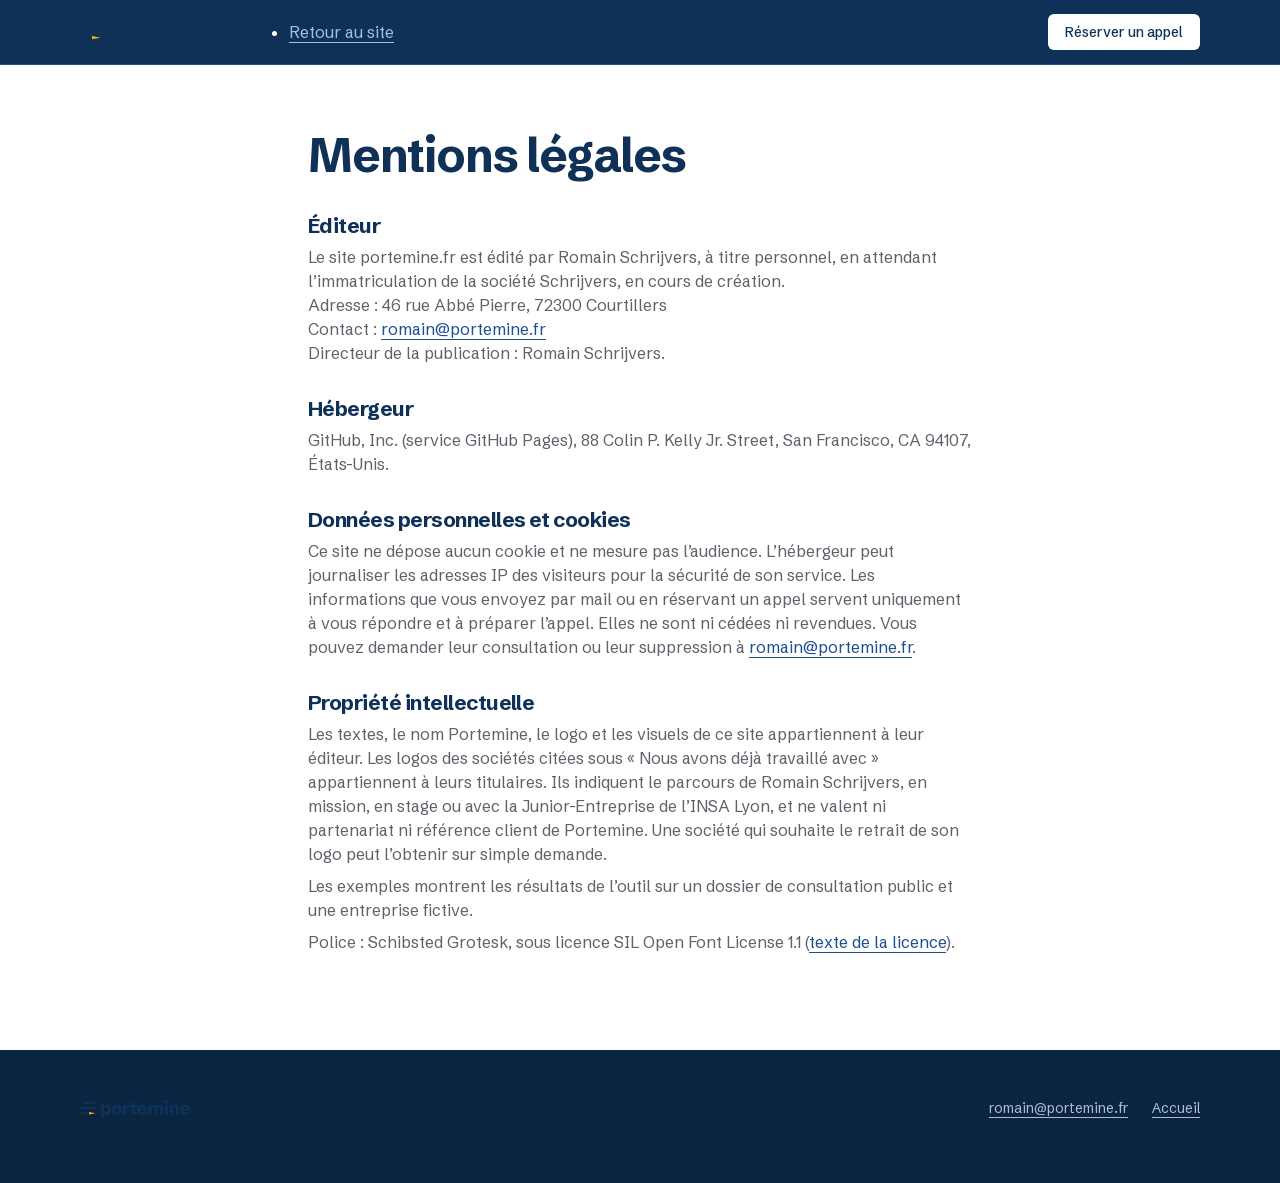
<file: mentions-legales.html>
<!doctype html>
<html lang="fr" data-theme="clair">
<head>
<meta charset="utf-8">
<meta http-equiv="Content-Security-Policy" content="default-src 'none'; style-src 'self'; img-src 'self'; font-src 'self'; connect-src 'self'; base-uri 'none'; form-action 'none'">
<meta name="referrer" content="strict-origin-when-cross-origin">
<meta name="viewport" content="width=device-width, initial-scale=1, viewport-fit=cover">
<title>Mentions légales · Portemine</title>
<meta name="robots" content="noindex">
<meta name="theme-color" content="#0F3157">
<link rel="icon" href="/favicon.ico" sizes="any">
<link rel="icon" href="/favicon.svg" type="image/svg+xml">
<link rel="apple-touch-icon" href="/apple-touch-icon.png">
<link rel="preload" href="/polices/schibsted-grotesk-variable.woff2" as="font" type="font/woff2" crossorigin>
<link rel="stylesheet" href="/site.7e7a7c1d.css">
</head>
<body>
<a class="evitement" href="#contenu">Aller au contenu</a>
<header class="barre" data-theme="marque">
  <div class="page barre-dedans">
    <a href="/" class="marque-lien" aria-label="Portemine, accueil"><picture><source media="(forced-colors: active) and (prefers-color-scheme: dark)" srcset="/logo/logo-horizontal-fonce.svg"><img src="/logo/logo-horizontal-clair.svg" alt="Portemine" width="132" height="24"></picture></a>
    <nav aria-label="Retour"><ul><li><a href="/">Retour au site</a></li></ul></nav>
    <a class="bouton principal petit" href="https://calendar.app.google/WHWJzX2LEHFPZG3t5">Réserver un appel</a>
  </div>
</header>
<main id="contenu" class="texte-legal">
  <h1>Mentions légales</h1>
  <section>
    <h2 class="h-legal">Éditeur</h2>
    <p>Le site portemine.fr est édité par Romain Schrijvers, à titre personnel, en attendant l’immatriculation de la société Schrijvers, en cours de création.<br>
    Adresse&nbsp;: 46 rue Abbé Pierre, 72300 Courtillers<br>
    Contact&nbsp;: <a href="mailto:romain@portemine.fr">romain@portemine.fr</a><br>
    Directeur de la publication&nbsp;: Romain Schrijvers.</p>
  </section>
  <section>
    <h2 class="h-legal">Hébergeur</h2>
    <p>GitHub, Inc. (service GitHub Pages), 88 Colin P. Kelly Jr. Street, San Francisco, CA 94107, États-Unis.</p>
  </section>
  <section>
    <h2 class="h-legal">Données personnelles et cookies</h2>
    <p>Ce site ne dépose aucun cookie et ne mesure pas l’audience. L’hébergeur peut journaliser les adresses IP des visiteurs pour la sécurité de son service. Les informations que vous envoyez par mail ou en réservant un appel servent uniquement à vous répondre et à préparer l’appel. Elles ne sont ni cédées ni revendues. Vous pouvez demander leur consultation ou leur suppression à <a href="mailto:romain@portemine.fr">romain@portemine.fr</a>.</p>
  </section>
  <section>
    <h2 class="h-legal">Propriété intellectuelle</h2>
    <p>Les textes, le nom Portemine, le logo et les visuels de ce site appartiennent à leur éditeur. Les logos des sociétés citées sous «&nbsp;Nous avons déjà travaillé avec&nbsp;» appartiennent à leurs titulaires. Ils indiquent le parcours de Romain Schrijvers, en mission, en stage ou avec la Junior-Entreprise de l’INSA Lyon, et ne valent ni partenariat ni référence client de Portemine. Une société qui souhaite le retrait de son logo peut l’obtenir sur simple demande.</p>
    <p>Les exemples montrent les résultats de l’outil sur un dossier de consultation public et une entreprise fictive.</p>
    <p>Police&nbsp;: Schibsted Grotesk, sous licence SIL Open Font License&nbsp;1.1 (<a href="/polices/OFL.txt">texte de la licence</a>).</p>
  </section>
</main>
<footer class="pied" data-theme="marque">
  <div class="page pied-dedans">
    <picture><source media="(forced-colors: active) and (prefers-color-scheme: dark)" srcset="/logo/logo-horizontal-fonce.svg"><img src="/logo/logo-horizontal-clair.svg" alt="Portemine" width="110" height="20"></picture>
    <ul>
      <li><a href="mailto:romain@portemine.fr">romain@portemine.fr</a></li>
      <li><a href="/">Accueil</a></li>
    </ul>
  </div>
</footer>
</body>
</html>
</file>
<file: site.7e7a7c1d.css>
:root{color-scheme:light;--palette-prusse:#0F3157;--palette-prusse-profond:#0A2442;--palette-renvoi:#7FA6D6;--palette-brume:#A8BDD6;--palette-mine:#F2B300;--palette-surligneur:#FFE7A0;--palette-blanc:#FFFFFF;--palette-calque:#EEF1F4;--palette-filet:#D3D7DC;--palette-graphite:#23262B;--palette-graphite-2:#5E636B;--papier:#FFFFFF;--calque:#EEF1F4;--surface:#FFFFFF;--encre:#23262B;--encre-2:#5E636B;--tirage:#0F3157;--tirage-survol:#0A2442;--sur-tirage:#FFFFFF;--lien:#1D4F91;--lavis:#E1EBF6;--trait:#D3D7DC;--trait-fort:#7D838C;--renvoi:#5A84BC;--mine:#F2B300;--surligneur:#FFE7A0;--sur-surligneur:#23262B;--critique:#B42318;--critique-fond:#FCEAE8;--attention:#A04A00;--attention-fond:#FDEFE3;--valide:#1F6B48;--valide-fond:#E4F2EA;--ombre-fragment:0 1px 2px rgba(35,38,43,0.08),0 24px 64px rgba(35,38,43,0.14);--ombre-levee:0 2px 4px rgba(35,38,43,0.10),0 32px 80px rgba(35,38,43,0.22);--police-titre:"Schibsted Grotesk","Schibsted repli","Helvetica Neue",Arial,sans-serif;--police-texte:"Schibsted Grotesk","Schibsted repli","Helvetica Neue",Arial,sans-serif;--graisse-texte:400;--graisse-appui:500;--graisse-titre:700;--graisse-marque:800;--taille-xs:12px;--taille-s:14px;--taille-m:16px;--taille-l:21px;--taille-xl:24px;--taille-2xl:36px;--taille-3xl:48px;--taille-4xl:72px;--taille-5xl:128px;--interligne-affiche:1.0;--interligne-titre:1.1;--interligne-compact:1.35;--interligne-texte:1.5;--approche-affiche:-0.04em;--approche-titre:-0.025em;--approche-marque:-0.035em;--mesure:41.5em;--espace-1:4px;--espace-2:8px;--espace-3:12px;--espace-4:16px;--espace-5:24px;--espace-6:32px;--espace-7:48px;--espace-8:64px;--espace-9:96px;--espace-10:128px;--page-largeur:1120px;--page-gouttiere:24px;--page-marge:16px;--page-colonnes:12;--epaisseur-fin:1px;--epaisseur-moyen:2px;--epaisseur-fort:3px;--rayon-aucun:0px;--rayon-controle:6px;--rayon-fragment:14px;--rayon-pilule:999px;--motif-renvoi-coude:12px;--motif-renvoi-pastille:8px;--motif-renvoi-section:64px;--motif-lignes-pas:2;--motif-lignes-alinea:1.5;--duree-instant:100ms;--duree-court:160ms;--duree-moyen:240ms;--duree-long:400ms;--duree-trace:800ms;--duree-decalage:80ms;--duree-boucle:55s;--courbe-pose:cubic-bezier(0.2,0,0,1);--courbe-levee:cubic-bezier(0.4,0,1,1);--courbe-trace:cubic-bezier(0,0,1,1)}:root[data-theme="dark"],[data-theme="marque"]{color-scheme:dark;--papier:#0F3157;--calque:#0A2442;--surface:#15406E;--encre:#FFFFFF;--encre-2:#A8BDD6;--tirage:#FFFFFF;--tirage-survol:#D7E5F3;--sur-tirage:#0F3157;--lien:#9FC0E8;--lavis:#1B4A7C;--trait:#2A5280;--trait-fort:#6E8DB5;--renvoi:#7FA6D6;--mine:#F2B300;--surligneur:#FFE7A0;--sur-surligneur:#23262B;--critique:#FFA39A;--critique-fond:#4A2236;--attention:#FFB680;--attention-fond:#45302E;--valide:#86D9AB;--valide-fond:#124541;--ombre-fragment:inset 0 1px 0 rgba(255,255,255,0.4),0 2px 4px rgba(5,18,36,0.25),0 24px 60px rgba(5,18,36,0.45);--ombre-levee:inset 0 1px 0 rgba(255,255,255,0.4),0 4px 8px rgba(5,18,36,0.3),0 40px 90px rgba(5,18,36,0.55)}[data-theme="clair"]{color-scheme:light;--papier:#FFFFFF;--calque:#EEF1F4;--surface:#FFFFFF;--encre:#23262B;--encre-2:#5E636B;--tirage:#0F3157;--tirage-survol:#0A2442;--sur-tirage:#FFFFFF;--lien:#1D4F91;--lavis:#E1EBF6;--trait:#D3D7DC;--trait-fort:#7D838C;--renvoi:#5A84BC;--mine:#F2B300;--surligneur:#FFE7A0;--sur-surligneur:#23262B;--critique:#B42318;--critique-fond:#FCEAE8;--attention:#A04A00;--attention-fond:#FDEFE3;--valide:#1F6B48;--valide-fond:#E4F2EA;--ombre-fragment:0 1px 2px rgba(35,38,43,0.08),0 24px 64px rgba(35,38,43,0.14);--ombre-levee:0 2px 4px rgba(35,38,43,0.10),0 32px 80px rgba(35,38,43,0.22)}@media (prefers-reduced-motion:reduce){:root{--duree-instant:0ms;--duree-court:0ms;--duree-moyen:0ms;--duree-long:0ms;--duree-trace:0ms;--duree-decalage:0ms;--duree-boucle:0ms}}@font-face{font-family:"Schibsted repli";src:local("Arial"),local("ArialMT");font-weight:400;font-style:normal;size-adjust:103.27%;ascent-override:94.56%;descent-override:24.96%;line-gap-override:0%}@font-face{font-family:"Schibsted repli";src:local("Arial"),local("ArialMT");font-weight:500;font-style:normal;size-adjust:104.91%;ascent-override:93.09%;descent-override:24.58%;line-gap-override:0%}@font-face{font-family:"Schibsted repli";src:local("Arial Bold"),local("Arial-BoldMT");font-weight:700;font-style:normal;size-adjust:102.13%;ascent-override:95.62%;descent-override:25.24%;line-gap-override:0%}@font-face{font-family:"Schibsted Grotesk";src:url("polices/schibsted-grotesk-variable.woff2") format("woff2");font-weight:400 800;font-style:normal;font-display:swap}[data-theme="marque"]{--lumiere:radial-gradient(circle at 100% 0,var(--surface),var(--calque) 72%)}[data-theme]{color:var(--encre)}:root{--marge:max(var(--espace-6),env(safe-area-inset-left,0px),env(safe-area-inset-right,0px))}@media (max-width:640px){:root{--marge:max(var(--page-marge),env(safe-area-inset-left,0px),env(safe-area-inset-right,0px))}}*{box-sizing:border-box}html{-webkit-text-size-adjust:100%;scroll-padding-top:var(--espace-9)}@media (prefers-reduced-motion:no-preference){html{scroll-behavior:smooth}}body{margin:0;background:var(--papier);color:var(--encre);font-family:var(--police-texte);font-size:var(--taille-m);line-height:var(--interligne-texte);-webkit-font-smoothing:antialiased}h1,h2,h3{margin:0;font-family:var(--police-titre);font-weight:var(--graisse-titre);color:var(--tirage);line-height:var(--interligne-titre);letter-spacing:var(--approche-titre);text-wrap:balance}p{margin:0;text-wrap:pretty}ul,ol{margin:0}a{color:var(--lien);text-underline-offset:var(--espace-1)}img{max-width:100%}figure{margin:0}b{font-weight:var(--graisse-appui)}:focus-visible{outline:var(--epaisseur-moyen) solid var(--lien);outline-offset:var(--epaisseur-fort)}::selection{background:var(--lavis);color:var(--encre)}.lecteur{position:absolute;width:var(--epaisseur-fin);height:var(--epaisseur-fin);margin:calc(-1 * var(--epaisseur-fin));padding:0;overflow:hidden;clip-path:inset(50%);white-space:nowrap;border:0}.evitement{position:absolute;z-index:20;left:var(--marge);top:calc(-1 * var(--espace-10));padding:var(--espace-3) var(--espace-4);border-radius:var(--rayon-controle);background:var(--tirage);color:var(--sur-tirage);font-weight:var(--graisse-appui)}.evitement:focus{top:var(--espace-3)}.page{width:min(var(--page-largeur),100% - 2 * var(--marge));margin-inline:auto}.icone{width:var(--espace-4);height:var(--espace-4);flex:none;fill:none;stroke:currentColor;stroke-width:2;stroke-linecap:round;stroke-linejoin:round}.n{font-weight:var(--graisse-texte);color:var(--encre-2);letter-spacing:0;font-variant-numeric:tabular-nums}.bouton{display:inline-flex;align-items:center;justify-content:center;gap:var(--espace-2);padding:var(--espace-4) var(--espace-5);border:var(--epaisseur-fin) solid transparent;border-radius:var(--rayon-controle);font:var(--graisse-appui) var(--taille-m)/var(--interligne-compact) var(--police-texte);text-align:center;text-decoration:none;cursor:pointer}.bouton.principal{background:var(--tirage);color:var(--sur-tirage)}.bouton.principal:hover{background:var(--tirage-survol)}.bouton.second{background:transparent;color:var(--tirage);border-color:var(--trait-fort)}.bouton.second:hover{border-color:var(--tirage)}.bouton.petit{padding:var(--espace-2) var(--espace-4);font-size:var(--taille-s)}.bouton.grand{padding:var(--espace-5) var(--espace-6);font-size:var(--taille-l)}.puce{display:inline-block;padding:var(--espace-1) var(--espace-3);border-radius:var(--rayon-pilule);background:var(--lavis);color:var(--lien);font-size:var(--taille-s);font-weight:var(--graisse-appui);line-height:var(--interligne-compact);text-decoration:none}.a-confirmer{padding-inline:var(--espace-1);background:var(--surligneur);color:var(--sur-surligneur);box-shadow:inset 0 calc(-1 * var(--epaisseur-fort)) 0 var(--mine);font-weight:var(--graisse-appui);-webkit-box-decoration-break:clone;box-decoration-break:clone}.lavis{padding-inline:var(--espace-1);background:var(--lavis);-webkit-box-decoration-break:clone;box-decoration-break:clone}.chapeau{font-size:var(--taille-l);line-height:var(--interligne-texte);max-width:var(--mesure)}.lien-suite{font-weight:var(--graisse-appui);color:var(--tirage);text-decoration-thickness:var(--epaisseur-fin)}.barre{position:sticky;top:0;z-index:10;background:var(--papier);border-bottom:var(--epaisseur-fin) solid var(--trait)}.barre-dedans{display:flex;align-items:center;gap:var(--espace-5);min-height:var(--espace-8)}.marque-lien{display:block;flex:none}.marque-lien picture{display:block}.marque-lien img{display:block;width:auto;height:var(--espace-5)}.barre-dedans>.bouton{flex:none;margin-left:auto}.etapes{flex:1;min-width:0}.etapes ul{display:flex;justify-content:center;gap:var(--espace-1);padding:0;list-style:none}.etapes a{position:relative;display:block;padding:var(--espace-3);font-size:var(--taille-s);font-weight:var(--graisse-appui);line-height:var(--interligne-compact);color:var(--encre-2);white-space:nowrap;text-decoration:none}.etapes a:hover,.etapes a[aria-current]{color:var(--tirage)}.etapes a::after{content:"";position:absolute;left:var(--espace-3);right:var(--espace-3);bottom:var(--espace-1);height:var(--epaisseur-moyen);background:var(--renvoi);transform:scaleX(0);transform-origin:left center;transition:transform var(--duree-moyen) var(--courbe-pose)}.etapes a[aria-current]::after{transform:none}.avancement{display:none}@supports (animation-timeline:scroll()){@media (prefers-reduced-motion:no-preference){.avancement{display:block;position:absolute;left:0;right:0;bottom:calc(-1 * var(--epaisseur-fin));height:var(--epaisseur-moyen);background:var(--renvoi);transform-origin:left center;animation:avancer linear both;animation-timeline:scroll(root)}}}@keyframes avancer{from{transform:scaleX(0)}to{transform:scaleX(1)}}@media (max-width:1100px){html{scroll-padding-top:calc(var(--espace-10) + var(--espace-2))}.barre-dedans{flex-wrap:wrap;column-gap:var(--espace-3);row-gap:0}.etapes{order:3;flex-basis:100%;margin-inline:calc(-1 * var(--marge));padding-inline:var(--marge);overflow-x:auto;border-top:var(--epaisseur-fin) solid var(--trait);scrollbar-width:none}.etapes::-webkit-scrollbar{display:none}.etapes ul{justify-content:flex-start;margin-inline:calc(-1 * var(--espace-3))}}@media (max-width:640px){.barre-dedans{min-height:calc(var(--espace-8) - var(--espace-2))}.marque-lien img{height:calc(var(--espace-5) - var(--espace-1))}}@media (max-height:480px){.barre{position:static}}.partie{padding-block:var(--espace-10)}.partie h2{font-size:var(--taille-3xl)}.partie-tete{display:grid;gap:var(--espace-5);max-width:60%}.partie-tete + *{margin-top:var(--espace-8)}.ouverture{container-type:inline-size;overflow-x:clip;padding-block:var(--espace-9) var(--espace-10);background:var(--papier) var(--lumiere)}.ouverture-grille{display:grid;grid-template-columns:repeat(12,minmax(0,1fr));column-gap:var(--page-gouttiere);row-gap:var(--espace-8);align-items:center}.ouverture-texte{grid-column:1 / span 7;display:grid;gap:var(--espace-5);justify-items:start}.ouverture h1{font-size:var(--taille-3xl);line-height:var(--interligne-affiche);letter-spacing:var(--approche-affiche)}.ouverture h1 span{display:block}.actions{display:flex;flex-wrap:wrap;gap:var(--espace-3);padding-top:var(--espace-2)}.note{font-size:var(--taille-s);color:var(--encre-2);max-width:var(--mesure)}@media (min-width:1180px){.ouverture h1{font-size:var(--taille-4xl)}}.vignette{grid-column:8 / -1;display:grid}.vignette-scene{position:relative;isolation:isolate}.vignette-scene .dessin{left:-12%;top:-18%;bottom:auto;width:124%;max-width:none;height:140%}.vignette-lien{position:relative;display:block;overflow:hidden;border:var(--epaisseur-fin) solid var(--trait-fort);border-radius:var(--rayon-fragment);box-shadow:var(--ombre-fragment)}.vignette-lien img{display:block;width:100%;height:auto;aspect-ratio:16 / 9;object-fit:cover;object-position:left center}.lecture{position:absolute;left:50%;top:50%;translate:-50% -50%;display:grid;place-items:center;width:var(--espace-8);height:var(--espace-8);border-radius:var(--rayon-pilule);background:var(--tirage);color:var(--sur-tirage);box-shadow:var(--ombre-levee);transition:transform var(--duree-court) var(--courbe-pose)}.lecture .icone{width:var(--espace-5);height:var(--espace-5);margin-left:var(--espace-1);fill:currentColor;stroke:none}.vignette-lien:hover .lecture,.vignette-lien:focus-visible .lecture{transform:scale(1.08)}@media (min-width:961px){.lecture{left:calc(50% - var(--espace-9))}}.vignette figcaption{display:grid;gap:var(--espace-1);margin-top:calc(12.4% + var(--espace-4));font-size:var(--taille-s);color:var(--encre-2)}.transcription p{margin-top:var(--espace-2);max-width:var(--mesure)}.transcription summary{width:fit-content;padding-block:var(--espace-2);font-weight:var(--graisse-appui);color:var(--tirage);text-decoration:underline;text-decoration-color:var(--trait-fort);text-decoration-thickness:var(--epaisseur-fin);text-underline-offset:var(--espace-1);cursor:pointer;list-style:none}.transcription summary::-webkit-details-marker{display:none}.transcription summary:hover{text-decoration-color:var(--tirage)}.anime .ouverture h1 span{animation:ecrire var(--duree-long) var(--courbe-pose) both}.anime .ouverture h1 span:nth-child(2){animation-delay:var(--duree-decalage)}.anime .ouverture h1 span:nth-child(3){animation-delay:calc(2 * var(--duree-decalage))}.anime .vignette{animation:poser var(--duree-long) var(--courbe-pose) calc(4 * var(--duree-decalage)) both}.anime .vignette-scene .dessin{animation:apparaitre var(--duree-trace) var(--courbe-pose) calc(9 * var(--duree-decalage)) both}@keyframes ecrire{from{opacity:0;transform:translateY(var(--espace-2))}to{opacity:1;transform:none}}@keyframes poser{from{opacity:0;transform:translateY(var(--espace-4))}to{opacity:1;transform:none}}@media (max-width:960px){.ouverture-texte,.vignette{grid-column:1 / -1}}@media (max-width:640px){.ouverture{padding-block:var(--espace-7) var(--espace-9)}.ouverture h1{font-size:var(--taille-2xl);line-height:var(--interligne-titre);letter-spacing:var(--approche-titre)}.ouverture .chapeau{font-size:var(--taille-m)}.actions .bouton{flex:1 1 100%}.lecture{width:var(--espace-7);height:var(--espace-7)}}.ouverture{position:relative;isolation:isolate;overflow:clip}.dessin{position:absolute;z-index:-1;left:0;bottom:0;width:100%;height:auto;pointer-events:none;user-select:none}@supports (animation-timeline:view()){@media (prefers-reduced-motion:no-preference){.chantier-montant::after{animation:batir linear both;animation-timeline:--chantier;animation-range:entry 15% cover 50%}}}@keyframes batir{from{transform:none}to{transform:translateY(-100%)}}@keyframes profondeur{from{transform:translateY(calc(-1 * var(--espace-7)))}to{transform:translateY(var(--espace-7))}}.pastille-icone{display:grid;place-items:center;width:var(--espace-8);height:var(--espace-8);border:var(--epaisseur-fin) solid var(--trait-fort);border-radius:var(--rayon-pilule);background:var(--papier);box-shadow:inset 0 0 0 var(--espace-1) var(--papier),inset 0 0 0 var(--espace-8) var(--lavis);color:var(--tirage)}.pastille-icone .icone{width:calc(var(--espace-5) + var(--espace-1));height:calc(var(--espace-5) + var(--espace-1));stroke-width:1.5}.anime [data-ecrit] .pastille-icone svg>*{stroke-dasharray:1;stroke-dashoffset:1;transition:stroke-dashoffset var(--duree-trace) var(--courbe-trace) calc(2 * var(--duree-decalage))}.anime [data-ecrit].vu .pastille-icone svg>*{stroke-dashoffset:0}.enjeux-grille{view-timeline:--chantier;display:grid;grid-template-columns:repeat(12,minmax(0,1fr));column-gap:var(--page-gouttiere);margin-top:var(--espace-8)}.enjeux-grille .constats{grid-column:1 / span 7;margin-top:0}.chantier-montant{position:relative;grid-column:9 / span 4;overflow:hidden}.chantier-montant img{position:absolute;inset:0;width:100%;height:100%;object-fit:contain;object-position:center bottom}.chantier-montant::after{content:"";position:absolute;inset:0;background:var(--papier);transform:translateY(-100%)}.constats{display:grid;grid-template-columns:minmax(0,1fr);row-gap:var(--espace-7);padding:0;list-style:none}.constats li{display:grid;grid-template-columns:var(--espace-8) minmax(0,1fr);column-gap:var(--espace-5);align-items:center;padding-bottom:var(--espace-7);border-bottom:var(--epaisseur-fin) solid var(--trait)}.constat{font-size:var(--taille-xl);font-weight:var(--graisse-titre);line-height:var(--interligne-titre);letter-spacing:var(--approche-titre);color:var(--tirage);text-wrap:balance}.reponse{display:grid;gap:var(--espace-4);justify-items:start;max-width:58%;margin-top:var(--espace-9);padding-top:var(--espace-6);border-top:var(--epaisseur-moyen) solid var(--tirage)}.reponse p{font-size:var(--taille-l)}.anime [data-ecrit] p{opacity:0;transform:translateY(var(--espace-3));transition:opacity var(--duree-long) var(--courbe-pose),transform var(--duree-long) var(--courbe-pose)}.anime [data-ecrit] .pastille-icone{opacity:0;transform:scale(0.6);transition:opacity var(--duree-long) var(--courbe-pose),transform var(--duree-long) var(--courbe-pose)}.anime [data-ecrit].vu p,.anime [data-ecrit].vu .pastille-icone{opacity:1;transform:none}.anime [data-ecrit].vu p{transition-delay:var(--duree-decalage)}.anime [data-ecrit]:nth-child(2) .pastille-icone{transition-delay:calc(2 * var(--duree-decalage))}.anime [data-ecrit]:nth-child(2).vu p{transition-delay:calc(3 * var(--duree-decalage))}.anime [data-ecrit]:nth-child(3) .pastille-icone{transition-delay:calc(4 * var(--duree-decalage))}.anime [data-ecrit]:nth-child(3).vu p{transition-delay:calc(5 * var(--duree-decalage))}.anime [data-ecrit]:nth-child(4) .pastille-icone{transition-delay:calc(6 * var(--duree-decalage))}.anime [data-ecrit]:nth-child(4).vu p{transition-delay:calc(7 * var(--duree-decalage))}@media (max-width:960px){.partie-tete,.reponse{max-width:var(--mesure)}}@media (max-width:640px){.partie{padding-block:var(--espace-9)}.enjeux-grille .constats{grid-column:1 / -1}.chantier-montant{display:none}.partie h2{font-size:var(--taille-2xl)}.constats li{grid-template-columns:var(--espace-7) minmax(0,1fr);column-gap:var(--espace-4)}.pastille-icone{width:var(--espace-7);height:var(--espace-7)}.constat{font-size:var(--taille-l)}.chapeau,.reponse p{font-size:var(--taille-m)}}.fonctionnement{background:var(--calque)}.recit-rail{display:none}.temps + .temps{margin-top:var(--espace-9)}.temps-texte{display:grid;gap:var(--espace-4);max-width:var(--mesure)}.temps-n{position:relative;z-index:1;display:grid;place-items:center;width:var(--espace-7);height:var(--espace-7);border:var(--epaisseur-moyen) solid var(--tirage);border-radius:var(--rayon-pilule);background:var(--papier);font-size:var(--taille-l);font-weight:var(--graisse-titre);line-height:var(--interligne-affiche);color:var(--tirage);font-variant-numeric:tabular-nums}.temps-texte h3{font-size:var(--taille-2xl)}.temps-texte p:not(.temps-n){font-size:var(--taille-l)}.temps-produit{display:grid;gap:var(--espace-4);margin-top:var(--espace-6)}.temps-produit.livrables{grid-template-columns:minmax(0,1fr);gap:0}.livrables .document{width:72%}.livrables .archive{position:relative;z-index:1;width:80%;justify-self:end;margin-top:calc(-1 * var(--espace-8));box-shadow:var(--ombre-levee)}.fichier-tete{display:flex;align-items:center;gap:var(--espace-2);padding-bottom:var(--espace-3);border-bottom:var(--epaisseur-fin) solid var(--trait);font-size:var(--taille-s);font-weight:var(--graisse-appui);color:var(--encre)}.fichier-tete .icone{width:var(--espace-5);height:var(--espace-5);color:var(--tirage)}.archive-compte{margin-left:auto;font-size:var(--taille-xs);font-weight:var(--graisse-texte);color:var(--encre-2)}.document{gap:var(--espace-3)}.document-titre{font-weight:var(--graisse-titre);color:var(--tirage)}.document p:not(.fichier-tete):not(.document-titre){font-size:var(--taille-m);line-height:var(--interligne-texte)}.document .puce{font-size:var(--taille-xs)}.lignes{display:grid;gap:var(--espace-2)}.lignes i{display:block;height:var(--espace-2);background:var(--trait)}.lignes i:nth-child(1){width:88%;margin-left:var(--espace-3)}.lignes i:nth-child(2){width:94%}.lignes i:nth-child(3){width:46%}.lignes i:last-child:nth-child(2){width:60%}.tuiles{display:grid;grid-template-columns:repeat(2,minmax(0,1fr));gap:var(--espace-2);padding:0;list-style:none}.tuiles li{display:grid;grid-template-columns:auto minmax(0,1fr);column-gap:var(--espace-3);align-items:center;padding:var(--espace-2);border:var(--epaisseur-fin) solid var(--trait);border-radius:var(--rayon-controle);background:var(--calque)}.tuiles b{grid-row:1 / span 2;display:grid;place-items:center;width:var(--espace-6);height:var(--espace-6);border-radius:var(--rayon-controle);background:var(--tirage);font-weight:var(--graisse-titre);color:var(--sur-tirage)}.tuile-nom{font-size:var(--taille-s);font-weight:var(--graisse-appui);line-height:var(--interligne-compact);color:var(--encre)}.tuile-ext{font-size:var(--taille-xs);line-height:var(--interligne-compact);color:var(--encre-2)}.anime .recit.en-recit .temps.actif .tuiles li{animation:poser var(--duree-long) var(--courbe-pose) both}.anime .recit.en-recit .temps.actif .tuiles li:nth-child(2){animation-delay:calc(2 * var(--duree-decalage))}.anime .recit.en-recit .temps.actif .tuiles li:nth-child(3){animation-delay:calc(4 * var(--duree-decalage))}.anime .recit.en-recit .temps.actif .tuiles li:nth-child(4){animation-delay:calc(6 * var(--duree-decalage))}.anime .recit.en-recit .temps.actif .tuiles li:nth-child(5){animation-delay:calc(8 * var(--duree-decalage))}.anime .recit.en-recit .temps.actif .tuiles li:nth-child(6){animation-delay:calc(10 * var(--duree-decalage))}@media (max-width:640px){.temps-produit.equipe-produit,.temps-produit.livrables{grid-template-columns:minmax(0,1fr)}}.temps-produit.equipe-produit{grid-template-columns:repeat(2,minmax(0,1fr));align-items:start}.equipe-produit .extrait{grid-column:1 / -1;width:100%}.equipe-produit .affectations li{flex-direction:column;gap:0}.equipe-produit .arbre ul{gap:var(--espace-2)}.equipe-produit .noeud{padding-inline:var(--espace-2)}.recit.en-recit{position:relative;display:grid;grid-template-columns:repeat(12,minmax(0,1fr));column-gap:var(--page-gouttiere)}.recit.en-recit .temps{display:contents}.recit.en-recit .temps + .temps{margin-top:0}.recit.en-recit .temps-texte{grid-column:1 / span 5;align-content:center;min-height:78vh;padding-left:var(--espace-9)}.recit.en-recit [data-temps="1"] .temps-texte{grid-row:1}.recit.en-recit [data-temps="2"] .temps-texte{grid-row:2}.recit.en-recit [data-temps="3"] .temps-texte{grid-row:3}.recit.en-recit [data-temps="4"] .temps-texte{grid-row:4}.recit.en-recit .temps-n{margin:0 0 calc(var(--espace-1) - var(--espace-7)) calc(-1 * var(--espace-9))}.recit.en-recit .temps:not(.actif) .temps-texte h3,.recit.en-recit .temps:not(.actif) .temps-texte p:not(.temps-n){color:var(--encre-2)}.recit.en-recit .temps:not(.actif) .temps-n{border-color:var(--trait-fort);color:var(--encre-2)}.recit.en-recit .temps.actif .temps-n{background:var(--tirage);color:var(--sur-tirage)}.recit.en-recit .temps-produit{grid-column:7 / span 6;grid-row:1 / span 4;align-self:start;position:sticky;top:calc(var(--espace-8) + var(--espace-5));height:calc(100vh - var(--espace-8) - 2 * var(--espace-5));align-content:center;margin-top:0;opacity:0;transform:translateY(var(--espace-4));pointer-events:none;transition:opacity var(--duree-long) var(--courbe-levee),transform var(--duree-long) var(--courbe-levee)}.recit.en-recit .temps.actif .temps-produit{opacity:1;transform:none;pointer-events:auto;transition-timing-function:var(--courbe-pose);transition-delay:var(--duree-decalage)}.recit.en-recit .temps.passe .temps-produit{transform:translateY(calc(-1 * var(--espace-4)))}.recit.en-recit .recit-rail{display:block;position:absolute;top:0;bottom:0;left:calc(var(--espace-7) / 2 - var(--epaisseur-fin));width:var(--epaisseur-moyen);background:var(--trait-fort)}.recit-progres{display:block;height:100%;background:var(--tirage);transform:scaleY(0);transform-origin:center top;transition:transform var(--duree-long) var(--courbe-pose)}.recit[data-actif="1"] .recit-progres{transform:scaleY(0.125)}.recit[data-actif="2"] .recit-progres{transform:scaleY(0.375)}.recit[data-actif="3"] .recit-progres{transform:scaleY(0.625)}.recit[data-actif="4"] .recit-progres{transform:scaleY(1)}@media (max-width:640px){.temps-texte h3{font-size:var(--taille-xl)}.temps-texte p:not(.temps-n){font-size:var(--taille-m)}}.sans-inventer{--ombre-pose:var(--ombre-fragment);background:var(--papier) var(--lumiere)}.preuves{display:grid;grid-template-columns:repeat(2,minmax(0,1fr));column-gap:calc(100% / 12 + var(--page-gouttiere));row-gap:var(--espace-8)}.preuve{display:grid;gap:var(--espace-4);align-content:start}.preuve h3{font-size:var(--taille-xl)}.preuve>p{color:var(--encre-2);max-width:var(--mesure)}.preuve>.feuille:first-of-type{margin-top:var(--espace-3)}.manque{display:grid;gap:var(--espace-1);padding-block:var(--espace-3);border-top:var(--epaisseur-fin) solid var(--trait);font-size:var(--taille-m);line-height:var(--interligne-texte)}.feuille-tete + .manque{border-top:0;padding-top:0}.manque .puce{font-size:var(--taille-xs)}.rubrique{font-size:var(--taille-s);font-weight:var(--graisse-titre);color:var(--tirage)}.etat.attention{margin-top:var(--espace-2);background:var(--attention-fond)}.etat.attention .etat-mot{color:var(--attention)}.planning{width:100%;border-collapse:collapse;font-size:var(--taille-xs)}.planning th,.planning td{padding:var(--espace-2) var(--espace-2) var(--espace-2) 0;border-top:var(--epaisseur-fin) solid var(--trait);text-align:left;vertical-align:top}.planning thead th{border-top:0;font-weight:var(--graisse-appui);color:var(--encre-2)}.planning tbody th{font-weight:var(--graisse-appui);hyphens:auto}.planning td:last-child{padding-right:0}.planning .a-confirmer{font-weight:var(--graisse-texte)}.feuille:has(>.planning){overflow-x:auto}.charge{display:grid;gap:var(--espace-2);padding:0;list-style:none;font-size:var(--taille-m)}.charge li{display:flex;align-items:center;gap:var(--espace-3)}.charge .icone{color:var(--trait-fort)}.anime .surligne{position:relative;z-index:0;background:none;box-shadow:none}.anime .surligne::before{content:"";position:absolute;inset:0;z-index:-1;background:var(--surligneur);box-shadow:inset 0 calc(-1 * var(--epaisseur-fort)) 0 var(--mine);transform:scaleX(0);transform-origin:left center;transition:transform var(--duree-long) var(--courbe-pose)}.anime [data-surligne].vu .surligne::before{transform:none}.anime [data-surligne] .manque:nth-of-type(2) .surligne::before{transition-delay:calc(5 * var(--duree-decalage))}.anime [data-surligne] .manque:nth-of-type(3) .surligne::before{transition-delay:calc(10 * var(--duree-decalage))}.limites-bloc{display:grid;grid-template-columns:repeat(12,minmax(0,1fr));column-gap:var(--page-gouttiere);row-gap:var(--espace-4);margin-top:var(--espace-9);padding-top:var(--espace-6);border-top:var(--epaisseur-fin) solid var(--trait-fort)}.limites-bloc h3{grid-column:1 / span 3;font-size:var(--taille-xl)}.limites{grid-column:4 / -1;display:grid;grid-template-columns:repeat(3,minmax(0,1fr));gap:var(--page-gouttiere);padding:0;list-style:none}.limites li{font-size:var(--taille-l);line-height:var(--interligne-compact)}@media (max-width:960px){.preuves{grid-template-columns:minmax(0,1fr)}.limites-bloc h3,.limites{grid-column:1 / -1}.limites{grid-template-columns:minmax(0,1fr);gap:var(--espace-3)}}@media (max-width:640px){.limites li{font-size:var(--taille-m)}}.donnees-grille{display:grid;grid-template-columns:repeat(12,minmax(0,1fr));column-gap:var(--page-gouttiere);row-gap:var(--espace-8);align-items:center}.garanties{grid-column:1 / span 6;display:grid;grid-template-columns:repeat(2,minmax(0,1fr));gap:var(--espace-7) var(--page-gouttiere);padding:0;list-style:none}.schema{grid-column:8 / span 5;width:100%;height:auto;overflow:visible;font-family:var(--police-texte)}.schema .hexagone{fill:var(--calque);stroke:var(--renvoi);stroke-width:1.5;stroke-linejoin:round}.schema .liaison{fill:none;stroke:var(--tirage);stroke-width:2}.schema .isolement{fill:none;stroke:var(--tirage);stroke-width:1;stroke-dasharray:4 4}.schema .noeud circle{fill:var(--papier);stroke:var(--tirage);stroke-width:1.5}.schema .principal circle{stroke-width:2.5}.schema .verrou circle{fill:var(--tirage)}.schema-icone{fill:none;stroke:var(--tirage);stroke-width:2;stroke-linecap:round;stroke-linejoin:round}.schema .verrou .schema-icone{stroke:var(--sur-tirage)}.schema text{font-size:var(--taille-s);fill:var(--encre-2)}.schema text.fort{font-weight:var(--graisse-titre);fill:var(--tirage)}.schema .schema-pays{font-size:var(--taille-xs);font-weight:var(--graisse-appui)}.anime .schema .trace:not(.isolement){stroke-dasharray:1;stroke-dashoffset:1;transition:stroke-dashoffset var(--duree-trace) var(--courbe-trace)}.anime .schema .liaison{transition-delay:calc(8 * var(--duree-decalage))}.anime .schema.vu .trace{stroke-dashoffset:0}.anime .schema .noeud,.anime .schema .isolement{opacity:0;transform:scale(0.7);transform-box:fill-box;transform-origin:center;transition:opacity var(--duree-long) var(--courbe-pose),transform var(--duree-long) var(--courbe-pose)}.anime .schema.vu .noeud,.anime .schema.vu .isolement{opacity:1;transform:none}.anime .schema .n1{transition-delay:calc(4 * var(--duree-decalage))}.anime .schema .n3,.anime .schema .isolement{transition-delay:calc(8 * var(--duree-decalage))}.anime .schema .n2{transition-delay:calc(14 * var(--duree-decalage))}.anime .schema .n4{transition-delay:calc(16 * var(--duree-decalage))}.garanties li{display:grid;gap:var(--espace-3);align-content:start;padding-top:var(--espace-5);border-top:var(--epaisseur-fin) solid var(--trait-fort)}.garanties .pastille-icone{margin-bottom:var(--espace-2)}.garantie-mot{font-size:var(--taille-xl);font-weight:var(--graisse-titre);line-height:var(--interligne-titre);letter-spacing:var(--approche-titre);color:var(--tirage)}.garanties p:not(.garantie-mot){color:var(--encre-2)}@media (max-width:960px){.garanties,.schema{grid-column:1 / -1}.schema{max-width:calc(var(--espace-10) * 4);justify-self:center}}@media (max-width:520px){.garanties{grid-template-columns:minmax(0,1fr)}}.equipe{padding-bottom:0;background:var(--calque)}.personnes{display:grid;grid-template-columns:repeat(2,minmax(0,1fr));grid-template-rows:repeat(7,auto);column-gap:calc(100% / 12 + var(--page-gouttiere));row-gap:0}.personne{grid-row:span 7;display:grid;grid-template-rows:subgrid;align-content:start}.portrait{position:relative;isolation:isolate;display:flex;align-items:flex-end;justify-content:center;aspect-ratio:4 / 3;overflow:hidden;margin-bottom:var(--espace-6);border-bottom:var(--epaisseur-moyen) solid var(--tirage)}.portrait .dessin{inset:0;height:100%;object-fit:cover;object-position:center bottom}.portrait picture{display:block;height:94%}.portrait picture img{display:block;width:auto;height:100%}.personne h3{font-size:var(--taille-2xl)}.role{margin-top:var(--espace-1);font-size:var(--taille-s);font-weight:var(--graisse-appui);color:var(--encre-2)}.jalons{position:relative;grid-row:span 4;display:grid;grid-template-rows:subgrid;gap:0;margin-top:var(--espace-6);padding:0;list-style:none}.jalons::before{content:"";position:absolute;top:var(--espace-4);bottom:var(--espace-4);left:calc(var(--espace-7) / 2 - var(--epaisseur-fin));border-left:var(--epaisseur-moyen) solid var(--trait-fort);transform-origin:center top}.jalons li{position:relative;display:grid;grid-template-columns:var(--espace-7) minmax(0,1fr);column-gap:var(--espace-4);align-items:start;align-content:start;padding-bottom:var(--espace-5)}.jalon-icone{grid-row:1 / span 2;display:grid;place-items:center;width:var(--espace-7);height:var(--espace-7);border:var(--epaisseur-fin) solid var(--trait-fort);border-radius:var(--rayon-pilule);background:var(--papier);color:var(--tirage)}.jalon-icone img{display:block;width:var(--espace-5);height:var(--espace-5)}.jalons .aujourdhui .jalon-icone{border:var(--epaisseur-moyen) solid var(--tirage)}.jalons li>p{grid-column:2}.quand{padding-top:var(--espace-1);font-size:var(--taille-s);font-weight:var(--graisse-titre);color:var(--tirage)}@supports (animation-timeline:view()){@media (prefers-reduced-motion:no-preference){.portrait .dessin{animation:profondeur linear both;animation-timeline:view()}.portrait picture{animation:monter linear both;animation-timeline:view();animation-range:entry 10% cover 45%}.jalons::before{animation:tracer-frise linear both;animation-timeline:view();animation-range:entry 30% cover 60%}.jalons li{animation:ecrire linear both;animation-timeline:view();animation-range:entry 20% cover 35%}}}@keyframes monter{from{opacity:0;transform:translateY(var(--espace-8)) scale(0.94)}to{opacity:1;transform:none}}@keyframes tracer-frise{from{transform:scaleY(0)}to{transform:none}}@media (max-width:960px){.personnes{grid-template-columns:minmax(0,1fr)}.personnes{grid-template-rows:none;row-gap:var(--espace-9)}.personne,.jalons{grid-row:auto;grid-template-rows:none}.jalons{gap:var(--espace-5)}.jalons li{padding-bottom:0}.personne{max-width:var(--mesure)}}@media (max-width:640px){.personne h3{font-size:var(--taille-xl)}}.feuille{display:grid;gap:var(--espace-3);align-content:start;padding:var(--espace-5) var(--espace-6);border:var(--epaisseur-fin) solid transparent;border-radius:var(--rayon-fragment);background:var(--surface);box-shadow:var(--ombre-pose,var(--ombre-fragment));font-size:var(--taille-s);line-height:var(--interligne-compact);color:var(--encre)}.feuille-tete{display:flex;justify-content:space-between;flex-wrap:wrap;gap:var(--espace-1) var(--espace-3);padding-bottom:var(--espace-3);border-bottom:var(--epaisseur-fin) solid var(--trait);font-size:var(--taille-xs);font-weight:var(--graisse-appui);color:var(--encre-2)}.feuille-tete-suite{margin-top:var(--espace-4)}.feuille-titre{font-weight:var(--graisse-titre);color:var(--tirage)}.exigences{width:100%;border-collapse:collapse;font-size:var(--taille-m)}.exigences th{padding:0 var(--espace-3) var(--espace-2) 0;font-size:var(--taille-xs);font-weight:var(--graisse-appui);color:var(--encre-2);text-align:left}.exigences td{padding:var(--espace-3) var(--espace-3) var(--espace-3) 0;border-top:var(--epaisseur-fin) solid var(--trait);vertical-align:top}.exigences th:last-child,.exigences td:last-child{padding-right:0;text-align:right}.type{display:inline-block;padding:0 var(--espace-2);border-radius:var(--rayon-controle);background:var(--calque);font-size:var(--taille-xs);font-weight:var(--graisse-appui);color:var(--encre-2)}.etat{padding:var(--espace-4) var(--espace-6);font-size:var(--taille-s);line-height:var(--interligne-compact)}.etat.critique{background:var(--critique-fond)}.etat-mot{display:flex;align-items:center;gap:var(--espace-2);margin-bottom:var(--espace-2);font-weight:var(--graisse-titre);color:var(--critique)}.etat ul{display:grid;gap:var(--espace-1);padding-left:var(--espace-5)}.fichiers{display:grid;padding:0;list-style:none}.fichiers li{display:flex;align-items:center;gap:var(--espace-3);padding:var(--espace-3) var(--espace-2);border-top:var(--epaisseur-fin) solid var(--trait);font-size:var(--taille-m)}.fichiers li:first-child{border-top:0}.fichiers .icone{color:var(--encre-2)}.fichiers .choisi{background:var(--lavis);color:var(--lien);font-weight:var(--graisse-appui)}.fichiers .choisi .icone{color:var(--lien)}.affectations{display:grid;padding:0;list-style:none;font-size:var(--taille-m)}.affectations li{display:flex;flex-wrap:wrap;justify-content:space-between;gap:var(--espace-1) var(--espace-3);padding-block:var(--espace-2);border-top:var(--epaisseur-fin) solid var(--trait)}.affectations li:first-child{border-top:0}.poste,.fictif{color:var(--encre-2)}.nom-personne{font-weight:var(--graisse-appui)}.fictif{font-weight:var(--graisse-texte)}.arbre,.arbre ul{padding:0;list-style:none}.arbre>li{display:grid;justify-items:center;padding-block:var(--espace-1)}.noeud{position:relative;display:grid;justify-items:center;padding:var(--espace-2) var(--espace-3);border:var(--epaisseur-fin) solid var(--trait-fort);border-radius:var(--rayon-controle);background:var(--surface);font-size:var(--taille-xs);text-align:center}.noeud b{font-size:var(--taille-s);color:var(--tirage)}.noeud span{color:var(--encre-2)}.arbre>li>.noeud{border-color:var(--tirage)}.arbre>li>.noeud::after{content:"";position:absolute;top:100%;left:50%;height:calc(var(--espace-5) / 2);border-left:var(--epaisseur-fin) solid var(--encre-2)}.arbre ul{position:relative;display:grid;grid-template-columns:repeat(2,minmax(0,1fr));gap:var(--espace-3);width:100%;margin-top:var(--espace-5)}.arbre ul::before{content:"";position:absolute;top:calc(var(--espace-5) / -2);left:calc(25% - var(--espace-3) / 4);right:calc(25% - var(--espace-3) / 4);border-top:var(--epaisseur-fin) solid var(--encre-2)}.arbre ul>li{position:relative;display:grid;justify-items:center}.arbre ul>li::before{content:"";position:absolute;top:calc(var(--espace-5) / -2);left:50%;height:calc(var(--espace-5) / 2);border-left:var(--epaisseur-fin) solid var(--encre-2)}.extrait{width:88%;justify-self:end}.extrait p:not(.feuille-tete){font-size:var(--taille-l);line-height:var(--interligne-texte)}.extrait p:last-child{font-size:var(--taille-s)}.extrait b{font-weight:var(--graisse-titre)}.annexes{display:grid;padding:0;list-style:none}.annexes li{display:grid;grid-template-columns:var(--espace-5) minmax(0,1fr) auto;gap:var(--espace-3);align-items:baseline;padding-block:var(--espace-3);border-top:var(--epaisseur-fin) solid var(--trait);font-size:var(--taille-m)}.annexes li:first-child{border-top:0}.annexes b{font-weight:var(--graisse-titre);color:var(--tirage)}.ext{font-size:var(--taille-xs);color:var(--encre-2)}.archive-pied{padding-top:var(--espace-3);border-top:var(--epaisseur-fin) solid var(--trait);font-size:var(--taille-xs);color:var(--encre-2)}.archive-pied b{color:var(--encre)}@media (max-width:640px){.feuille{padding:var(--espace-4)}.etat{padding-inline:var(--espace-4)}.extrait{width:100%}.extrait p:not(.feuille-tete){font-size:var(--taille-m)}.exigences thead{position:absolute;width:var(--epaisseur-fin);height:var(--epaisseur-fin);overflow:hidden;clip-path:inset(50%)}.exigences tr{display:grid;grid-template-columns:minmax(0,1fr) auto;gap:var(--espace-1) var(--espace-3);padding-block:var(--espace-3);border-top:var(--epaisseur-fin) solid var(--trait)}.exigences td{display:block;padding:0;border:0;text-align:left}.exigences td:nth-child(2){grid-column:1 / -1;grid-row:2}.exigences td:last-child{grid-column:2;grid-row:1}}.parcours{padding-block:var(--espace-9)}.parcours-tete{display:flex;flex-wrap:wrap;align-items:center;justify-content:space-between;gap:var(--espace-3)}.parcours-tete h3{font-size:var(--taille-xl)}.bascule{display:inline-flex;align-items:center;gap:var(--espace-2);min-height:calc(var(--espace-7) - var(--espace-1));padding:var(--espace-2) var(--espace-4);border:var(--epaisseur-fin) solid var(--trait-fort);border-radius:var(--rayon-controle);background:var(--papier);color:var(--tirage);font:var(--graisse-appui) var(--taille-s)/var(--interligne-compact) var(--police-texte);cursor:pointer}.bascule:hover{border-color:var(--tirage)}.bascule[aria-pressed="true"]{border-color:var(--tirage);background:var(--lavis)}.bascule[hidden]{display:none}.parcours-rail{height:var(--espace-9);margin-top:var(--espace-5);overflow:hidden;border-block:var(--epaisseur-fin) solid var(--trait-fort)}.parcours-piste{display:flex;width:max-content;height:100%}.parcours-logos{display:flex;align-items:center;gap:var(--espace-9);height:100%;padding:0 calc(var(--espace-9) / 2);list-style:none}.parcours-logos li{display:flex;align-items:center;justify-content:center;width:calc(var(--espace-10) + var(--espace-2));height:var(--espace-7)}.parcours-logos img{--logo-base:var(--espace-5);display:block;width:auto;max-width:100%;height:calc(var(--logo-base) * var(--logo-echelle,1));object-fit:contain;opacity:0.6;filter:grayscale(1);mix-blend-mode:multiply}[data-logo="provexi"]{--logo-echelle:0.86}[data-logo="parkhouse"]{--logo-echelle:1.28}[data-logo="atexo"]{--logo-echelle:1.51}[data-logo="cea"]{--logo-echelle:1.68}[data-logo="arici"]{--logo-echelle:1.91}[data-logo="socotec"]{--logo-echelle:1.94}.anime .parcours-piste{animation:defiler var(--duree-boucle) var(--courbe-trace) infinite}.anime .parcours-piste.arrete{animation-play-state:paused}@keyframes defiler{to{transform:translate3d(-50%,0,0)}}html:not(.anime) .parcours-rail{height:auto}html:not(.anime) .parcours-piste{width:100%}html:not(.anime) .parcours-double{display:none}html:not(.anime) .parcours-logos{flex-wrap:wrap;justify-content:center;gap:var(--espace-5) var(--espace-7);width:100%;padding:var(--espace-6) var(--marge)}@media (max-width:640px){.parcours-rail{height:calc(var(--espace-8) + var(--espace-2))}.parcours-logos{gap:var(--espace-6);padding:0 var(--espace-3)}.parcours-logos li{width:calc(var(--espace-9) + var(--espace-2));height:calc(var(--espace-6) + var(--espace-1))}.parcours-logos img{--logo-base:var(--espace-4)}}.appel{background:var(--papier) var(--lumiere)}.appel-grille{display:grid;grid-template-columns:repeat(12,minmax(0,1fr));column-gap:var(--page-gouttiere);row-gap:var(--espace-6);align-items:end}.appel-grille::before{content:"";grid-column:1 / -1;grid-row:1;align-self:end;border-bottom:var(--epaisseur-moyen) solid var(--renvoi);transform-origin:left center}.appel h2{grid-column:1 / span 7;grid-row:1;padding-bottom:var(--espace-5);font-size:var(--taille-3xl)}.appel-grille>.chapeau{grid-column:1 / span 6;grid-row:2;align-self:start}.hote{grid-column:8 / span 5;grid-row:1;display:grid;grid-template-columns:calc(var(--espace-10) + var(--espace-6)) minmax(0,1fr);column-gap:var(--espace-5);align-items:end}.hote-photo{display:block;height:calc(var(--espace-10) + var(--espace-6))}.hote-photo img{display:block;width:auto;height:100%}.hote-texte{padding-bottom:var(--espace-5);font-size:var(--taille-l);line-height:var(--interligne-compact);color:var(--encre)}.reserver{grid-column:8 / span 5;grid-row:2;align-self:start;display:grid;justify-items:start;gap:var(--espace-3);font-size:var(--taille-s);color:var(--encre-2)}.reserver .bouton{width:100%;margin-bottom:var(--espace-2);white-space:nowrap}.reserver .lien-suite{margin-top:var(--espace-2);font-size:var(--taille-m)}.anime .appel-grille::before{transform:scaleX(0);transition:transform var(--duree-trace) var(--courbe-trace)}.anime .appel-grille.vu::before{transform:none}.deroule-bloc{margin-top:var(--espace-9)}.phases{display:grid;grid-template-columns:repeat(2,minmax(0,1fr));gap:var(--page-gouttiere);margin-bottom:var(--espace-5)}.phase{padding-top:var(--espace-2);border-top:var(--epaisseur-moyen) solid var(--renvoi);font-size:var(--taille-s);font-weight:var(--graisse-appui);color:var(--encre-2)}.phase + .phase{border-top-style:dashed;border-top-color:var(--trait-fort)}.deroule{position:relative;display:grid;grid-template-columns:repeat(4,minmax(0,1fr));gap:var(--page-gouttiere);padding:0;list-style:none}.deroule::before{content:"";position:absolute;top:calc(var(--espace-7) / 2 - var(--epaisseur-fin));left:0;right:0;border-top:var(--epaisseur-moyen) solid var(--trait-fort);transform-origin:left center}.deroule li{position:relative;display:grid;gap:var(--espace-2);align-content:start}.deroule-n{display:grid;place-items:center;width:var(--espace-7);height:var(--espace-7);margin-bottom:var(--espace-3);border:var(--epaisseur-moyen) solid var(--renvoi);border-radius:var(--rayon-pilule);background:var(--calque);font-size:var(--taille-l);font-weight:var(--graisse-titre);color:var(--tirage)}.deroule li:nth-child(n + 3) .deroule-n{border-style:dashed;border-color:var(--trait-fort)}.etape-titre{font-weight:var(--graisse-titre);color:var(--tirage)}.deroule p:not(.etape-titre){font-size:var(--taille-s);color:var(--encre-2)}.anime [data-deroule] .deroule::before{transform:scaleX(0);transition:transform var(--duree-trace) var(--courbe-trace)}.anime [data-deroule].vu .deroule::before{transform:none}.anime [data-deroule] .deroule-n{opacity:0;transform:scale(0.6);transition:opacity var(--duree-long) var(--courbe-pose),transform var(--duree-long) var(--courbe-pose)}.anime [data-deroule].vu .deroule-n{opacity:1;transform:none}.anime [data-deroule] li:nth-child(2) .deroule-n{transition-delay:calc(3 * var(--duree-decalage))}.anime [data-deroule] li:nth-child(3) .deroule-n{transition-delay:calc(6 * var(--duree-decalage))}.anime [data-deroule] li:nth-child(4) .deroule-n{transition-delay:calc(9 * var(--duree-decalage))}@media (max-width:960px){.appel-grille{row-gap:var(--espace-5)}.appel-grille::before{display:none}.appel h2,.appel-grille>.chapeau,.hote,.reserver{grid-column:1 / -1;grid-row:auto}.appel h2{order:-2;padding-bottom:0}.appel-grille>.chapeau{order:-1}.hote{margin-top:var(--espace-4);border-bottom:var(--epaisseur-moyen) solid var(--renvoi)}.deroule{grid-template-columns:repeat(2,minmax(0,1fr));row-gap:var(--espace-6)}.deroule::before,.phases{display:none}}@media (max-width:640px){.appel h2{font-size:var(--taille-2xl)}.hote{grid-template-columns:calc(var(--espace-9) + var(--espace-5)) minmax(0,1fr)}.hote-photo{height:calc(var(--espace-9) + var(--espace-5))}.hote-texte{font-size:var(--taille-m)}.deroule{grid-template-columns:minmax(0,1fr)}.bouton.grand{padding:var(--espace-4) var(--espace-5);font-size:var(--taille-m)}.reserver .bouton{width:100%;white-space:normal}}.pied{background:var(--calque);color:var(--encre-2)}.pied-dedans{display:flex;flex-wrap:wrap;align-items:center;justify-content:space-between;gap:var(--espace-4) var(--espace-6);padding-block:var(--espace-7) var(--espace-8);font-size:var(--taille-s)}.pied-marque{display:flex;flex-wrap:wrap;align-items:center;gap:var(--espace-2) var(--espace-4)}.pied-marque img{display:block;width:auto;height:calc(var(--espace-5) - var(--espace-1))}.pied picture,.pied picture img{display:block}.pied ul{display:flex;flex-wrap:wrap;gap:var(--espace-2) var(--espace-5);padding:0;list-style:none}.pied a{color:var(--encre-2)}.pied a:hover{color:var(--tirage)}.texte-legal{display:grid;gap:var(--espace-6);width:min(var(--mesure),100% - 2 * var(--marge));margin-inline:auto;padding-block:var(--espace-8) var(--espace-9)}.texte-legal h1{font-size:var(--taille-3xl)}.texte-legal section{display:grid;gap:var(--espace-2)}.texte-legal p,.texte-legal li{color:var(--encre-2)}.texte-legal .h-legal{font-size:var(--taille-l)}.fenetre{width:min(var(--page-largeur),100%);max-width:none;max-height:none;margin:auto;padding:var(--espace-4);border:0;background:transparent;color:var(--encre)}.fenetre::backdrop{background:color-mix(in srgb,var(--palette-prusse-profond) 88%,transparent)}.fenetre[open]{animation:apparaitre var(--duree-moyen) var(--courbe-pose)}.fenetre-dedans{display:grid;gap:var(--espace-2);justify-items:end}.fermer{display:inline-flex;align-items:center;gap:var(--espace-2);min-height:calc(var(--espace-7) - var(--espace-1));padding-inline:var(--espace-4);border:var(--epaisseur-fin) solid var(--trait-fort);border-radius:var(--rayon-controle);background:var(--papier);color:var(--tirage);font:var(--graisse-appui) var(--taille-m)/var(--interligne-affiche) var(--police-texte);cursor:pointer}.fermer:hover{border-color:var(--tirage)}.fenetre video{display:block;width:100%;height:auto;max-height:calc(100dvh - 2 * var(--espace-4) - var(--espace-7) - var(--espace-2));background:var(--palette-prusse)}@keyframes apparaitre{from{opacity:0}to{opacity:1}}@media (max-width:640px){.marque-lien,.barre .bouton,.pied a,.transcription summary,.lien-suite{position:relative}.marque-lien::after,.barre .bouton::after,.pied a::after,.transcription summary::after,.lien-suite::after{content:"";position:absolute;top:50%;left:50%;width:max(100%,calc(var(--espace-7) - var(--espace-1)));height:max(100%,calc(var(--espace-7) - var(--espace-1)));transform:translate(-50%,-50%)}}@media (forced-colors:active){.parcours-logos img{filter:none;mix-blend-mode:normal;opacity:1}.parcours-logos li{forced-color-adjust:none;background:var(--palette-blanc);border-radius:var(--rayon-controle)}.recit.en-recit .temps.actif .temps-n{forced-color-adjust:none}.etapes a[aria-current]{text-decoration:underline}}@media print{.anime [data-ecrit] p,.anime [data-ecrit] .pastille-icone,.anime .vignette,.anime .ouverture h1 span,.anime .schema .noeud,.anime .deroule-n{opacity:1;transform:none;animation:none}.anime [data-ecrit] .pastille-icone svg>*,.anime .schema .trace{stroke-dashoffset:0}.chantier-montant::after{display:none}.barre{position:static}.dessin{display:none}}
</file>
